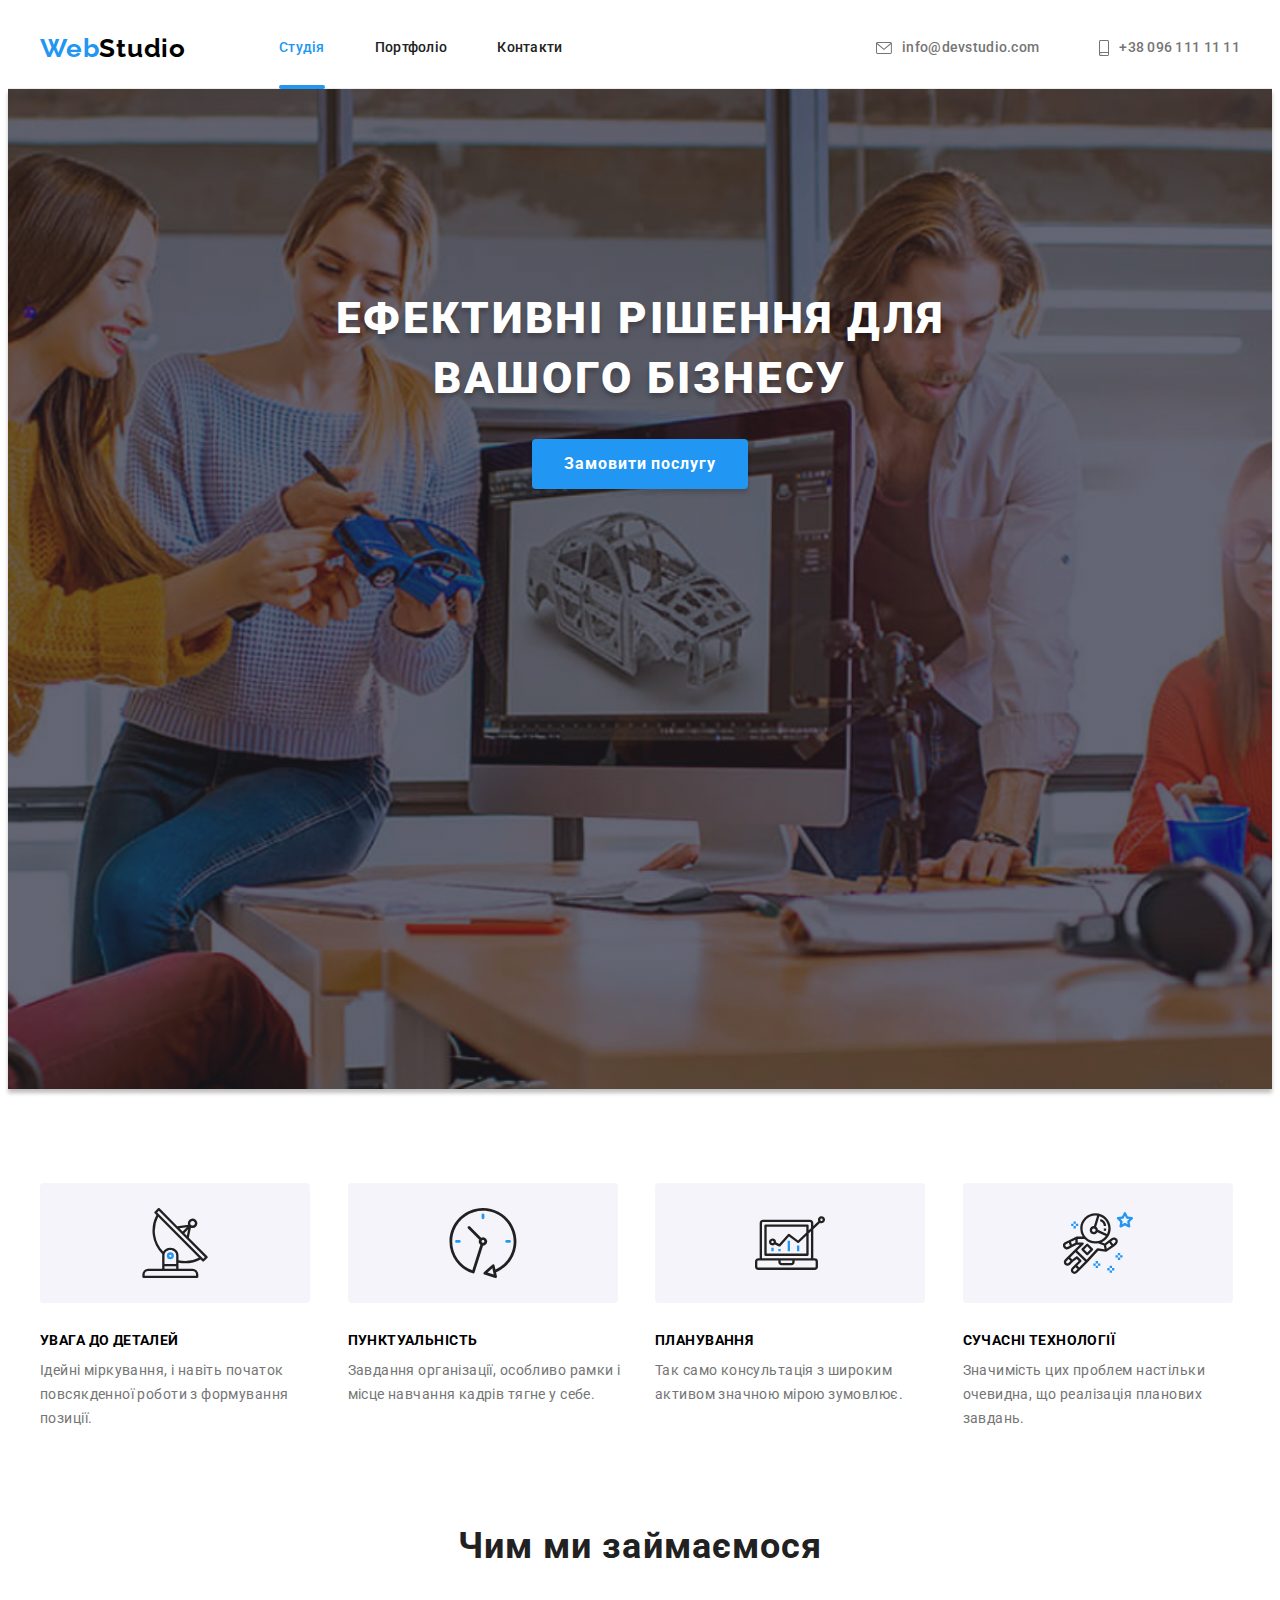
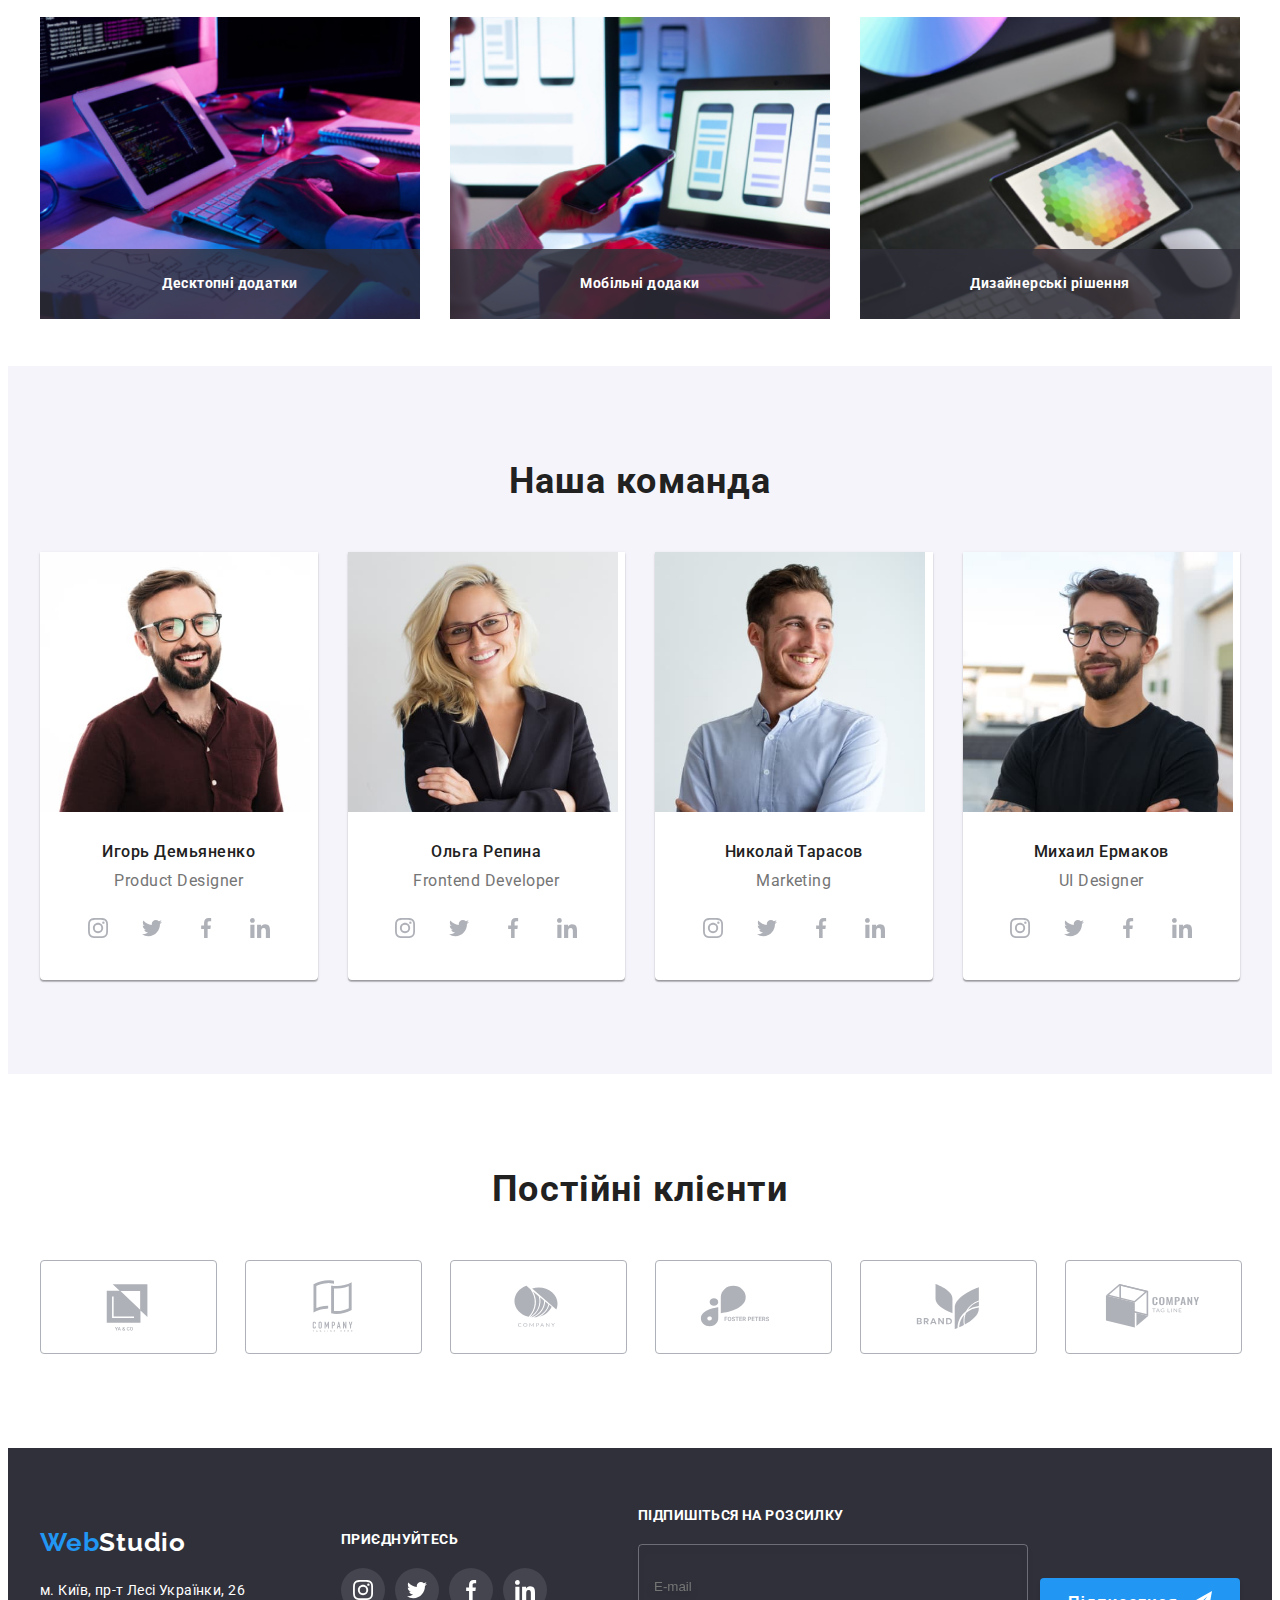
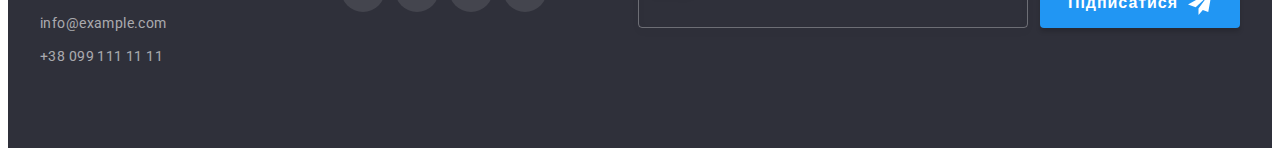
<file: index.html>
<!DOCTYPE html>
<html lang="ru">
  <head>
    <meta charset="UTF-8" />
    <meta http-equiv="X-UA-Compatible" content="IE=edge" />
    <meta name="viewport" content="width=device-width, initial-scale=1.0" />
    <title>Document</title>
    <link rel="preconnect" href="https://fonts.googleapis.com" />
    <link rel="preconnect" href="https://fonts.gstatic.com" crossorigin />
    <link
      href="https://fonts.googleapis.com/css2?family=Raleway:wght@700&family=Roboto:wght@400;500;700;900&display=swap"
      rel="stylesheet"
    />
    <link
      rel="stylesheet"
      href="https://cdnjs.cloudflare.com/ajax/libs/modern-normalize/1.1.0/modern-normalize.min.css"
      integrity="sha512-wpPYUAdjBVSE4KJnH1VR1HeZfpl1ub8YT/NKx4PuQ5NmX2tKuGu6U/JRp5y+Y8XG2tV+wKQpNHVUX03MfMFn9Q=="
      crossorigin="anonymous"
      referrerpolicy="no-referrer"
    />
    <!-- <link rel="stylesheet" href="./css/styles.css" /> -->
    <link rel="stylesheet" href="./css/main.min.css" />
  </head>
  <body class="page">
    <header class="header">
      <div class="container header__cotainer">
        <a class="logo header__logo logo__black link" href="./"
          ><span class="logo-prefix">Web</span>Studio</a
        >
        <button type="button" class="menu-button" data-menu-button>
          <svg class="svg" width="40" height="40" aria-label="Mobile menu switcher">
            <use class="icon-close" href="./images/icons.svg#close-40px"></use>
            <use class="icon-menu" href="./images/icons.svg#menu-40px"></use>
          </svg>
        </button>
        <nav class="nav">
          <ul class="nav__list list">
            <li class="nav__item">
              <a href="./" class="nav__link nav__link--current link">Студія</a>
            </li>
            <li class="nav__item">
              <a href="./portfolio.html" class="nav__link link">Портфоліо</a>
            </li>
            <li class="nav__item">
              <a href="#" class="nav__link link">Контакти</a>
            </li>
          </ul>
        </nav>

        <ul class="header__contacts list">
          <li class="header__contacts-item">
            <a href="mailto:info@devstudio.com" class="header__contacts-link link">
              <svg width="14" height="10" class="header__contacts-icon header__contacts-icon--mail">
                <use href="./images/icons.svg#icon-envelope"></use>
              </svg>
              info@devstudio.com
            </a>
          </li>
          <li class="header__contacts-item">
            <a href="tel:+380961111111" class="header__contacts-link link">
              <svg width="10" height="14" class="header__contacts-icon header__contacts-icon--tel">
                <use href="./images/icons.svg#icon-smartphone"></use>
              </svg>
              +38 096 111 11 11
            </a>
          </li>
        </ul>
      </div>
    </header>
    <main>
      <section class="hero">
        <div class="container">
          <h1 class="hero__title">Ефективні рішення для вашого бізнесу</h1>
          <button type="button" class="hero__btn" data-modal-open>Замовити послугу</button>
        </div>
      </section>
      <section class="asset">
        <div class="container">
          <h2 class="visually-hidden">Наші переваги</h2>
          <ul class="asset__list card-set list">
            <li class="card-set__item">
              <div class="asset__wrapper">
                <svg width="70" height="70">
                  <use href="./images/icons.svg#icon-antenna"></use>
                </svg>
              </div>
              <h3 class="asset__title">Увага до деталей</h3>
              <p class="asset__text">
                Ідейні міркування, і навіть початок повсякденної роботи з формування позиції.
              </p>
            </li>
            <li class="card-set__item">
              <div class="asset__wrapper">
                <svg width="70" height="70">
                  <use href="./images/icons.svg#icon-clock"></use>
                </svg>
              </div>
              <h3 class="asset__title">Пунктуальність</h3>
              <p class="asset__text">
                Завдання організації, особливо рамки і місце навчання кадрів тягне у себе.
              </p>
            </li>
            <li class="card-set__item">
              <div class="asset__wrapper">
                <svg width="70" height="70">
                  <use href="./images/icons.svg#icon-diagram"></use>
                </svg>
              </div>
              <h3 class="asset__title">Планування</h3>
              <p class="asset__text">
                Так само консультація з широким активом значною мірою зумовлює.
              </p>
            </li>
            <li class="card-set__item">
              <div class="asset__wrapper">
                <svg width="70" height="70">
                  <use href="./images/icons.svg#icon-astronaut"></use>
                </svg>
              </div>
              <h3 class="asset__title">Сучасні технології</h3>
              <p class="asset__text">
                Значимість цих проблем настільки очевидна, що реалізація планових завдань.
              </p>
            </li>
          </ul>
        </div>
      </section>
      <section class="whatwedo">
        <div class="container">
          <h2 class="section-title">Чим ми займаємося</h2>
          <ul class="whatwedo__list card-set list">
            <li class="card-set__item what-we-do-item">
              <img
                srcset="
                  ./images/whatwedo/desktop-app.jpg    1x,
                  ./images/whatwedo/desktop-app@2x.jpg 2x
                "
                src="./images/box1.png"
                class="what-we-do-img"
                alt="box1"
                width="370"
                height="294"
              />
              <div class="label"><p class="what-we-do-text">Десктопні додатки</p></div>
            </li>
            <li class="card-set__item what-we-do-item">
              <img
                srcset="./images/whatwedo/mobile-app.jpg 1x, ./images/whatwedo/mobile-app@2x.jpg 2x"
                src="./images/box2.png"
                class="what-we-do-img"
                alt="box2"
                width="370"
                height="294"
              />
              <div class="label"><p class="what-we-do-text">Мобільні додаки</p></div>
            </li>
            <li class="card-set__item what-we-do-item">
              <img
                srcset="./images/whatwedo/design.jpg 1x, ./images/whatwedo/design@2x.jpg 2x"
                src="./images/box3.png"
                class="what-we-do-img"
                alt="box3"
                width="370"
                height="294"
              />
              <div class="label"><p class="what-we-do-text">Дизайнерські рішення</p></div>
            </li>
          </ul>
        </div>
      </section>
      <section class="our-team">
        <div class="container">
          <h2 class="section-title">Наша команда</h2>
          <ul class="our-team-list card-set list">
            <li class="card-set__item our-team-item">
              <img
                class="our-team-photo"
                srcset="./images/ourteam/igor.jpg 450w, ./images/ourteam/igor@2x.jpg 900w"
                src="./images/igor.jpg"
                alt="Игорь Демьяненко"
                width="450"
                height="460"
                sizes="(min-width: 768px) 30vw, (min-width: 480px) 90vw"
              />
              <div class="our-team-wrapper">
                <h3 class="our-team-name">Игорь Демьяненко</h3>
                <p class="our-team-position">Product Designer</p>
                <ul class="our-team-soc list">
                  <li class="our-team-soc-item">
                    <a href="#" class="our-team-soc-link">
                      <svg class="our-team-soc-icon">
                        <use href="./images/icons.svg#icon-insta"></use>
                      </svg>
                    </a>
                  </li>
                  <li class="our-team-soc-item">
                    <a href="#" class="our-team-soc-link">
                      <svg class="our-team-soc-icon">
                        <use href="./images/icons.svg#icon-twttr"></use>
                      </svg>
                    </a>
                  </li>
                  <li class="our-team-soc-item">
                    <a href="#" class="our-team-soc-link">
                      <svg class="our-team-soc-icon">
                        <use href="./images/icons.svg#icon-fb"></use>
                      </svg>
                    </a>
                  </li>
                  <li class="our-team-soc-item">
                    <a href="#" class="our-team-soc-link">
                      <svg class="our-team-soc-icon">
                        <use href="./images/icons.svg#icon-linkedin"></use>
                      </svg>
                    </a>
                  </li>
                </ul>
              </div>
            </li>
            <li class="card-set__item our-team-item">
              <img
                class="our-team-photo"
                srcset="./images/ourteam/olga.jpg 450w, ./images/ourteam/olga@2x.jpg 900w"
                src="./images/olga.jpg"
                alt="Ольга Репина"
                width="450"
                height="460"
                sizes="(min-width: 768px) 30vw, (min-width: 480px) 90vw"
              />
              <div class="our-team-wrapper">
                <h3 class="our-team-name">Ольга Репина</h3>
                <p class="our-team-position">Frontend Developer</p>
                <ul class="our-team-soc list">
                  <li class="our-team-soc-item">
                    <a href="#" class="our-team-soc-link">
                      <svg class="our-team-soc-icon">
                        <use href="./images/icons.svg#icon-insta"></use>
                      </svg>
                    </a>
                  </li>
                  <li class="our-team-soc-item">
                    <a href="#" class="our-team-soc-link">
                      <svg class="our-team-soc-icon">
                        <use href="./images/icons.svg#icon-twttr"></use>
                      </svg>
                    </a>
                  </li>
                  <li class="our-team-soc-item">
                    <a href="#" class="our-team-soc-link">
                      <svg class="our-team-soc-icon">
                        <use href="./images/icons.svg#icon-fb"></use>
                      </svg>
                    </a>
                  </li>
                  <li class="our-team-soc-item">
                    <a href="#" class="our-team-soc-link">
                      <svg class="our-team-soc-icon">
                        <use href="./images/icons.svg#icon-linkedin"></use>
                      </svg>
                    </a>
                  </li>
                </ul>
              </div>
            </li>
            <li class="card-set__item our-team-item">
              <img
                class="our-team-photo"
                srcset="./images/ourteam/nikolay.jpg 450w, ./images/ourteam/nikolay@2x.jpg 900w"
                src="./images/nikolai.jpg"
                alt="Николай Тарасов"
                width="450"
                height="460"
                sizes="(min-width: 768px) 30vw, (min-width: 480px) 90vw"
              />
              <div class="our-team-wrapper">
                <h3 class="our-team-name">Николай Тарасов</h3>
                <p class="our-team-position">Marketing</p>
                <ul class="our-team-soc list">
                  <li class="our-team-soc-item">
                    <a href="#" class="our-team-soc-link">
                      <svg class="our-team-soc-icon">
                        <use href="./images/icons.svg#icon-insta"></use>
                      </svg>
                    </a>
                  </li>
                  <li class="our-team-soc-item">
                    <a href="#" class="our-team-soc-link">
                      <svg class="our-team-soc-icon">
                        <use href="./images/icons.svg#icon-twttr"></use>
                      </svg>
                    </a>
                  </li>
                  <li class="our-team-soc-item">
                    <a href="#" class="our-team-soc-link">
                      <svg class="our-team-soc-icon">
                        <use href="./images/icons.svg#icon-fb"></use>
                      </svg>
                    </a>
                  </li>
                  <li class="our-team-soc-item">
                    <a href="#" class="our-team-soc-link">
                      <svg class="our-team-soc-icon">
                        <use href="./images/icons.svg#icon-linkedin"></use>
                      </svg>
                    </a>
                  </li>
                </ul>
              </div>
            </li>
            <li class="card-set__item our-team-item">
              <img
                class="our-team-photo"
                srcset="./images/ourteam/miha.jpg 450w, ./images/ourteam/miha@2x.jpg 900w"
                src="./images/mikhail.jpg"
                alt="Михаил Ермаков"
                width="450"
                height="460"
                sizes="(min-width: 768px) 30vw, (min-width: 480px) 90vw"
              />
              <div class="our-team-wrapper">
                <h3 class="our-team-name">Михаил Ермаков</h3>
                <p class="our-team-position">UI Designer</p>
                <ul class="our-team-soc list">
                  <li class="our-team-soc-item">
                    <a href="#" class="our-team-soc-link">
                      <svg class="our-team-soc-icon">
                        <use href="./images/icons.svg#icon-insta"></use>
                      </svg>
                    </a>
                  </li>
                  <li class="our-team-soc-item">
                    <a href="#" class="our-team-soc-link">
                      <svg class="our-team-soc-icon">
                        <use href="./images/icons.svg#icon-twttr"></use>
                      </svg>
                    </a>
                  </li>
                  <li class="our-team-soc-item">
                    <a href="#" class="our-team-soc-link">
                      <svg class="our-team-soc-icon">
                        <use href="./images/icons.svg#icon-fb"></use>
                      </svg>
                    </a>
                  </li>
                  <li class="our-team-soc-item">
                    <a href="#" class="our-team-soc-link">
                      <svg class="our-team-soc-icon">
                        <use href="./images/icons.svg#icon-linkedin"></use>
                      </svg>
                    </a>
                  </li>
                </ul>
              </div>
            </li>
          </ul>
        </div>
      </section>
      <section class="perm-clients">
        <div class="container">
          <h2 class="section-title">Постійні клієнти</h2>
          <ul class="perm-clients-list card-set list">
            <li class="perm-client-item card-set__item">
              <a href="#" class="perm-clients-link">
                <svg width="106" height="60">
                  <use href="./images/icons.svg#icon-client-1" class="perm-clients-icon"></use>
                </svg>
              </a>
            </li>
            <li class="perm-client-item card-set__item">
              <a href="#" class="perm-clients-link">
                <svg width="106" height="60">
                  <use href="./images/icons.svg#icon-client-2" class="perm-clients-icon"></use>
                </svg>
              </a>
            </li>
            <li class="perm-client-item card-set__item">
              <a href="#" class="perm-clients-link">
                <svg width="106" height="60">
                  <use href="./images/icons.svg#icon-client-3" class="perm-clients-icon"></use>
                </svg>
              </a>
            </li>
            <li class="perm-client-item card-set__item">
              <a href="#" class="perm-clients-link">
                <svg width="106" height="60">
                  <use href="./images/icons.svg#icon-client-4" class="perm-clients-icon"></use>
                </svg>
              </a>
            </li>
            <li class="perm-client-item card-set__item">
              <a href="#" class="perm-clients-link">
                <svg width="106" height="60">
                  <use href="./images/icons.svg#icon-client-5" class="perm-clients-icon"></use>
                </svg>
              </a>
            </li>
            <li class="perm-client-item card-set__item">
              <a href="#" class="perm-clients-link">
                <svg width="106" height="60">
                  <use href="./images/icons.svg#icon-client-6" class="perm-clients-icon"></use>
                </svg>
              </a>
            </li>
          </ul>
        </div>
      </section>
    </main>
    <footer>
      <div class="container">
        <div class="footer">
          <div class="footer-main">
            <div class="footer-left">
              <a href="./" class="logo logo__white link"
                ><span class="logo-prefix">Web</span>Studio</a
              >
              <address class="footer-addr">
                <ul class="footer-contacts list">
                  <li class="footer-contacts-item adress">м. Київ, пр-т Лесі Українки, 26</li>
                  <li class="footer-contacts-item">
                    <a href="mailto:info@example.com" class="footer-contacts link"
                      >info@example.com</a
                    >
                  </li>
                  <li class="footer-contacts-item">
                    <a href="tel:+380991111111" class="footer-contacts link">+38 099 111 11 11</a>
                  </li>
                </ul>
              </address>
            </div>
            <div class="footer-socials">
              <h2 class="footer-socials-header">приєднуйтесь</h2>
              <ul class="footer-soc-set card-set list">
                <li class="card-set__item">
                  <a href="#" class="footer-soc-link">
                    <svg class="footer-soc-icon">
                      <use href="./images/icons.svg#icon-insta"></use>
                    </svg>
                  </a>
                </li>
                <li class="card-set__item">
                  <a href="#" class="footer-soc-link">
                    <svg class="footer-soc-icon">
                      <use href="./images/icons.svg#icon-twttr"></use>
                    </svg>
                  </a>
                </li>
                <li class="card-set__item">
                  <a href="#" class="footer-soc-link">
                    <svg class="footer-soc-icon">
                      <use href="./images/icons.svg#icon-fb"></use>
                    </svg>
                  </a>
                </li>
                <li class="card-set__item">
                  <a href="#" class="footer-soc-link">
                    <svg class="footer-soc-icon">
                      <use href="./images/icons.svg#icon-linkedin"></use>
                    </svg>
                  </a>
                </li>
              </ul>
            </div>
          </div>
          <div class="footer-email-input">
            <h2 class="footer-socials-header">Підпишіться на розсилку</h2>
            <form class="footer-form" action="footer-form">
              <input
                class="footer-email-input-field"
                type="email"
                name="email"
                placeholder="E-mail"
              />
              <div class="footer-form-btn">
                <button type="submit" class="footer-sign-btn">
                  Підписатися
                  <svg width="24" height="24" class="footer-btn-icon-send">
                    <use href="./images/icons.svg#icon-send"></use>
                  </svg>
                </button>
              </div>
            </form>
          </div>
        </div>
      </div>
    </footer>
    <!-- modal window -->
    <div class="backdrop is-hidden" data-modal>
      <div class="modal">
        <button class="modal-btn" type="button" data-modal-close>
          <svg class="modal-icon" width="18" height="18">
            <use href="./images/icons.svg#icon-close"></use>
          </svg>
        </button>
        <strong class="modal-header">Залиште свої дані, ми вам передзвонимо</strong>
        <form class="form">
          <div class="form-main">
            <div class="form-field">
              <label class="form-label" for="username">Ім'я</label>
              <input class="form-input" type="text" name="username" id="username" />
              <svg class="modal-icon-field" width="18" height="18">
                <use href="./images/icons.svg#icon-person"></use>
              </svg>
            </div>
            <div class="form-field">
              <label class="form-label" for="phone">Телефон</label>
              <input class="form-input" type="tel" name="phone" id="phone" />
              <svg class="modal-icon-field" width="18" height="18">
                <use href="./images/icons.svg#icon-phone"></use>
              </svg>
            </div>
            <div class="form-field">
              <label class="form-label" for="email">Пошта</label>
              <input class="form-input" type="email" name="email" id="email" />
              <svg class="modal-icon-field" width="18" height="18">
                <use href="./images/icons.svg#icon-email"></use>
              </svg>
            </div>
            <div class="form-field">
              <label class="form-label" for="comment">Коментар</label>
              <textarea
                class="textarea-comment"
                name="comment"
                id="comment"
                placeholder="Введіть текст"
              >
              </textarea>
            </div>
          </div>
          <div class="form-checkbox">
            <label class="checkbox-txt">
              <input class="checkbox" type="checkbox" name="polisy" id="polisy" />
              <span class="checkbox-icon"></span>
              Погоджуюся з розсилкою та приймаю <a href="#">Умови договору</a>
            </label>
          </div>
          <div class="form-submit">
            <button type="submit" class="form-btn">Відправити</button>
          </div>
        </form>
      </div>
    </div>
    <!-- mobil menu -->
    <div class="mobile-menu" data-menu>
      <ul class="mobile-menu__nav list">
        <li class="mobile-menu__nav-item">
          <a class="mobile-menu__nav-link mobile-menu__nav-link--current link" href="./">Студія</a>
        </li>
        <li class="mobile-menu__nav-item">
          <a class="mobile-menu__nav-link link" href="./portfolio.html">Портфоліо</a>
        </li>
        <li class="mobile-menu__nav-item">
          <a class="mobile-menu__nav-link link" href="#">Контакти</a>
        </li>
      </ul>
      <ul class="mobile-menu__contacts list">
        <li class="mobile-menu__contacts-item">
          <a
            class="mobile-menu__contacts-link mobile-menu__contacts-link--current link"
            href="tel:+380961111111"
            >+38 096 111 11 11</a
          >
        </li>
        <li class="mobile-menu__contacts-item">
          <a class="mobile-menu__contacts-link link" href="mailto:info@devstudio.com"
            >info@devstudio.com</a
          >
        </li>
      </ul>
      <ul class="mobile-menu__socials list">
        <li class="mobile-menu__socials-item">
          <a class="mobile-menu__socials-link link" href="">Instagram</a>
        </li>
        <li class="mobile-menu__socials-item">
          <a class="mobile-menu__socials-link link" href="">Twitter</a>
        </li>
        <li class="mobile-menu__socials-item">
          <a class="mobile-menu__socials-link link" href="">Facebook</a>
        </li>
        <li class="mobile-menu__socials-item">
          <a class="mobile-menu__socials-link link" href="">LinkedIn</a>
        </li>
      </ul>
    </div>
    <script src="./js/mobile-menu.js"></script>
    <script src="./js/modal.js"></script>
  </body>
</html>
</file>
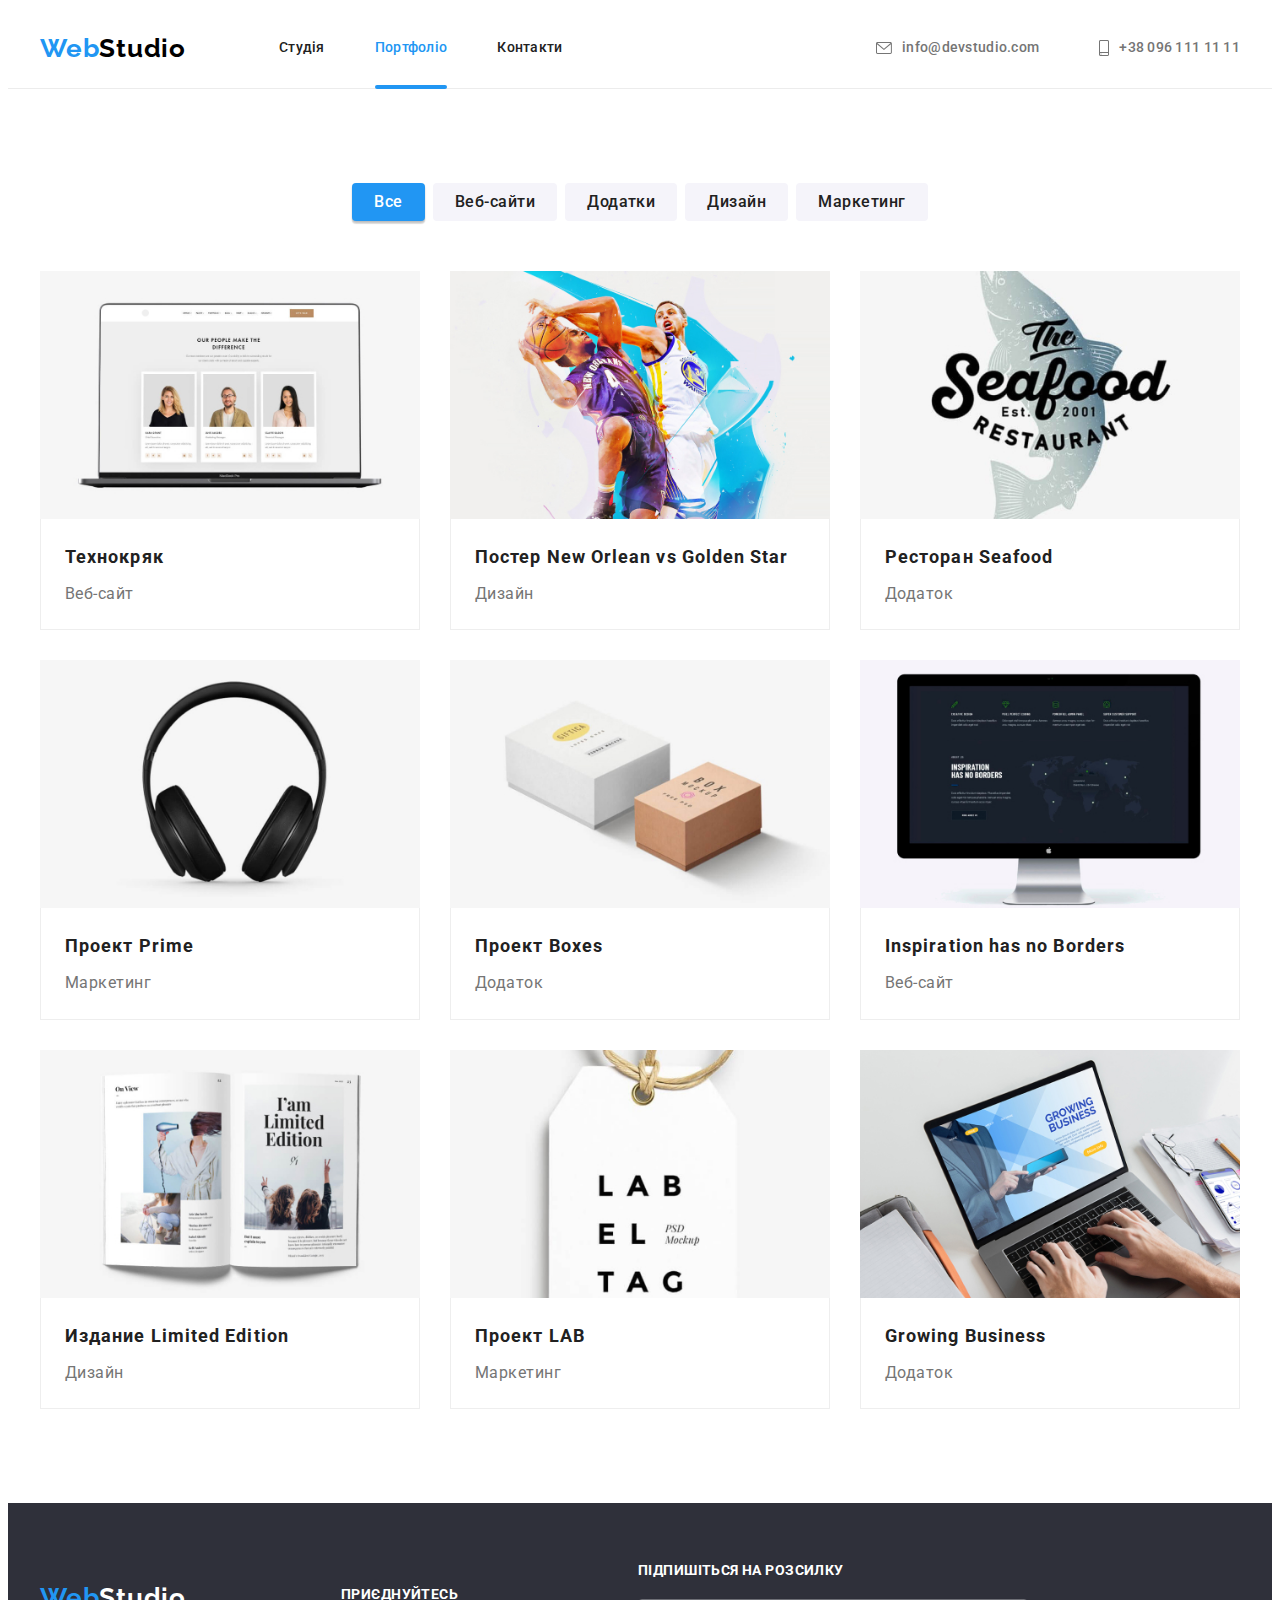
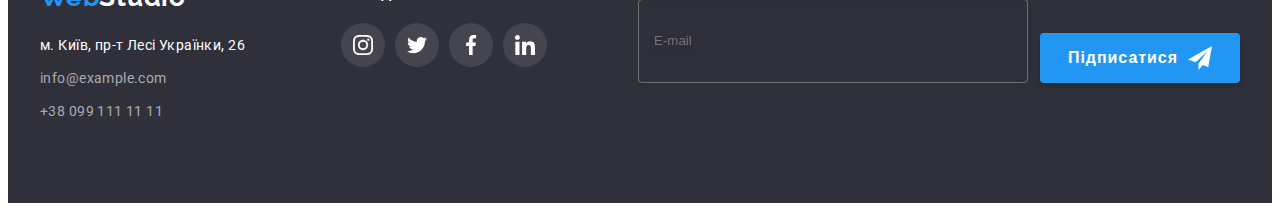
<file: portfolio.html>
<!DOCTYPE html>
<html lang="ru">
  <head>
    <meta charset="UTF-8" />
    <meta http-equiv="X-UA-Compatible" content="IE=edge" />
    <meta name="viewport" content="width=device-width, initial-scale=1.0" />
    <title>Портфолио</title>
    <link rel="preconnect" href="https://fonts.googleapis.com" />
    <link rel="preconnect" href="https://fonts.gstatic.com" crossorigin />
    <link
      href="https://fonts.googleapis.com/css2?family=Raleway:wght@700&family=Roboto:wght@400;500;700;900&display=swap"
      rel="stylesheet"
    />
    <link
      rel="stylesheet"
      href="https://cdnjs.cloudflare.com/ajax/libs/modern-normalize/1.1.0/modern-normalize.min.css"
      integrity="sha512-wpPYUAdjBVSE4KJnH1VR1HeZfpl1ub8YT/NKx4PuQ5NmX2tKuGu6U/JRp5y+Y8XG2tV+wKQpNHVUX03MfMFn9Q=="
      crossorigin="anonymous"
      referrerpolicy="no-referrer"
    />
    <!-- <link rel="stylesheet" href="./css/styles.css" /> -->
    <link rel="stylesheet" href="./css/main.min.css" />
  </head>
  <body class="page">
    <header class="header">
      <div class="container header__cotainer">
        <a class="logo header__logo logo__black link" href="./"
          ><span class="logo-prefix">Web</span>Studio</a
        >
        <button type="button" class="menu-button" data-menu-button>
          <svg class="svg" width="40" height="40" aria-label="Mobile menu switcher">
            <use class="icon-close" href="./images/icons.svg#close-40px"></use>
            <use class="icon-menu" href="./images/icons.svg#menu-40px"></use>
          </svg>
        </button>
        <nav class="nav">
          <ul class="nav__list list">
            <li class="nav__item">
              <a href="./" class="nav__link link">Студія</a>
            </li>
            <li class="nav__item">
              <a href="./portfolio.html" class="nav__link nav__link--current link">Портфоліо</a>
            </li>
            <li class="nav__item">
              <a href="" class="nav__link link">Контакти</a>
            </li>
          </ul>
        </nav>

        <ul class="header__contacts list">
          <li class="header__contacts-item">
            <a href="mailto:info@devstudio.com" class="header__contacts-link link">
              <svg width="16" height="12" class="header__contacts-icon">
                <use href="./images/icons.svg#icon-envelope"></use>
              </svg>
              info@devstudio.com
            </a>
          </li>
          <li class="header__contacts-item">
            <a href="tel:+380961111111" class="header__contacts-link link">
              <svg width="10" height="16" class="header__contacts-icon">
                <use href="./images/icons.svg#icon-smartphone"></use>
              </svg>
              +38 096 111 11 11
            </a>
          </li>
        </ul>
      </div>
    </header>
    <main>
      <section class="section portfolio">
        <div class="container">
          <h1 class="visually-hidden">Портфолио</h1>
          <ul class="portfolio-filter-button list">
            <li class="filter-item">
              <button type="button" class="filter-button current">Все</button>
            </li>
            <li class="filter-item">
              <button type="button" class="filter-button">Веб-сайти</button>
            </li>
            <li class="filter-item">
              <button type="button" class="filter-button">Додатки</button>
            </li>
            <li class="filter-item">
              <button type="button" class="filter-button">Дизайн</button>
            </li>
            <li class="filter-item">
              <button type="button" class="filter-button">Маркетинг</button>
            </li>
          </ul>
          <ul class="portfolio-list card-set list">
            <li class="portfolio-item card-set__item">
              <a class="portfolio-item-link link" href="#">
                <div class="portfolio-item-link-group">
                  <img
                    srcset="
                      ./images/portfolio/tehnokryak.jpg    1x,
                      ./images/portfolio/tehnokryak@2x.jpg 2x
                    "
                    src="./images/tehnokryak.jpg"
                    alt="Сайт технокряк"
                    width="450"
                    height="294"
                  />
                  <p class="portfolio-item-link-overlay">
                    Ресурс пропонує комплексні пропозиції з різним рівнем функціоналу та сервісів.
                    Все це дозволить відвідувачу отримати вичерпні відомості про компанію чи
                    приватну особу.
                  </p>
                </div>
                <div class="portfolio-wrapper">
                  <h2 class="portfolio-item-title">Технокряк</h2>
                  <p class="portfolio-item-group">Веб-сайт</p>
                </div>
              </a>
            </li>
            <li class="portfolio-item card-set__item">
              <a class="portfolio-item-link link" href="#">
                <div class="portfolio-item-link-group">
                  <img
                    srcset="
                      ./images/portfolio/poster-new-orlean.jpg    1x,
                      ./images/portfolio/poster-new-orlean@2x.jpg 2x
                    "
                    src="./images/poster-new-orlean.jpg"
                    alt="Постер New Orlean"
                    width="450"
                    height="294"
                  />
                  <p class="portfolio-item-link-overlay">
                    Ресурс пропонує комплексні пропозиції з різним рівнем функціоналу та сервісів.
                    Все це дозволить відвідувачу отримати вичерпні відомості про компанію чи
                    приватну особу.
                  </p>
                </div>
                <div class="portfolio-wrapper">
                  <h2 class="portfolio-item-title">Постер New Orlean vs Golden Star</h2>
                  <p class="portfolio-item-group">Дизайн</p>
                </div>
              </a>
            </li>
            <li class="portfolio-item card-set__item">
              <a class="portfolio-item-link link" href="#">
                <div class="portfolio-item-link-group">
                  <img
                    srcset="
                      ./images/portfolio/restraunt-seafood.jpg    1x,
                      ./images/portfolio/restraunt-seafood@2x.jpg 2x
                    "
                    src="./images/restraunt-seafood.jpg"
                    alt="Ресторан Seafood"
                    width="450"
                    height="294"
                  />
                  <p class="portfolio-item-link-overlay">
                    Ресурс пропонує комплексні пропозиції з різним рівнем функціоналу та сервісів.
                    Все це дозволить відвідувачу отримати вичерпні відомості про компанію чи
                    приватну особу.
                  </p>
                </div>
                <div class="portfolio-wrapper">
                  <h2 class="portfolio-item-title">Ресторан Seafood</h2>
                  <p class="portfolio-item-group">Додаток</p>
                </div>
              </a>
            </li>
            <li class="portfolio-item card-set__item">
              <a class="portfolio-item-link link" href="#">
                <div class="portfolio-item-link-group">
                  <img
                    srcset="
                      ./images/portfolio/project-prime.jpg    1x,
                      ./images/portfolio/project-prime@2x.jpg 2x
                    "
                    src="./images/project-prime.jpg"
                    alt="Проект Prime"
                    width="450"
                    height="294"
                  />
                  <p class="portfolio-item-link-overlay">
                    Ресурс пропонує комплексні пропозиції з різним рівнем функціоналу та сервісів.
                    Все це дозволить відвідувачу отримати вичерпні відомості про компанію чи
                    приватну особу.
                  </p>
                </div>
                <div class="portfolio-wrapper">
                  <h2 class="portfolio-item-title">Проект Prime</h2>
                  <p class="portfolio-item-group">Маркетинг</p>
                </div>
              </a>
            </li>
            <li class="portfolio-item card-set__item">
              <a class="portfolio-item-link link" href="#">
                <div class="portfolio-item-link-group">
                  <img
                    srcset="
                      ./images/portfolio/project-boxes.jpg    1x,
                      ./images/portfolio/project-boxes@2x.jpg 2x
                    "
                    src="./images/project-boxes.jpg"
                    alt="Проект Boxes"
                    width="450"
                    height="294"
                  />
                  <p class="portfolio-item-link-overlay">
                    Ресурс пропонує комплексні пропозиції з різним рівнем функціоналу та сервісів.
                    Все це дозволить відвідувачу отримати вичерпні відомості про компанію чи
                    приватну особу.
                  </p>
                </div>
                <div class="portfolio-wrapper">
                  <h2 class="portfolio-item-title">Проект Boxes</h2>
                  <p class="portfolio-item-group">Додаток</p>
                </div>
              </a>
            </li>
            <li class="portfolio-item card-set__item">
              <a class="portfolio-item-link link" href="#">
                <div class="portfolio-item-link-group">
                  <img
                    srcset="
                      ./images/portfolio/inspiration-has-borders.jpg    1x,
                      ./images/portfolio/inspiration-has-borders@2x.jpg 2x
                    "
                    src="./images/inspiration-has-borders.jpg"
                    alt="Inspiration has no Borders"
                    width="450"
                    height="294"
                  />
                  <p class="portfolio-item-link-overlay">
                    Ресурс пропонує комплексні пропозиції з різним рівнем функціоналу та сервісів.
                    Все це дозволить відвідувачу отримати вичерпні відомості про компанію чи
                    приватну особу.
                  </p>
                </div>
                <div class="portfolio-wrapper">
                  <h2 class="portfolio-item-title">Inspiration has no Borders</h2>
                  <p class="portfolio-item-group">Веб-сайт</p>
                </div>
              </a>
            </li>
            <li class="portfolio-item card-set__item">
              <a class="portfolio-item-link link" href="#">
                <div class="portfolio-item-link-group">
                  <img
                    srcset="
                      ./images/portfolio/limited-edition.jpg    1x,
                      ./images/portfolio/limited-edition@2x.jpg 2x
                    "
                    src="./images/limited-edition.jpg"
                    alt="Издание Limited Edition"
                    width="450"
                    height="294"
                  />
                  <p class="portfolio-item-link-overlay">
                    Ресурс пропонує комплексні пропозиції з різним рівнем функціоналу та сервісів.
                    Все це дозволить відвідувачу отримати вичерпні відомості про компанію чи
                    приватну особу.
                  </p>
                </div>
                <div class="portfolio-wrapper">
                  <h2 class="portfolio-item-title">Издание Limited Edition</h2>
                  <p class="portfolio-item-group">Дизайн</p>
                </div>
              </a>
            </li>
            <li class="portfolio-item card-set__item">
              <a class="portfolio-item-link link" href="#">
                <div class="portfolio-item-link-group">
                  <img
                    srcset="
                      ./images/portfolio/project-lab.jpg    1x,
                      ./images/portfolio/project-lab@2x.jpg 2x
                    "
                    src="./images/project-lab.jpg"
                    alt="Проект LAB"
                    width="450"
                    height="294"
                  />
                  <p class="portfolio-item-link-overlay">
                    Ресурс пропонує комплексні пропозиції з різним рівнем функціоналу та сервісів.
                    Все це дозволить відвідувачу отримати вичерпні відомості про компанію чи
                    приватну особу.
                  </p>
                </div>
                <div class="portfolio-wrapper">
                  <h2 class="portfolio-item-title">Проект LAB</h2>
                  <p class="portfolio-item-group">Маркетинг</p>
                </div>
              </a>
            </li>
            <li class="portfolio-item card-set__item">
              <a class="portfolio-item-link link" href="#">
                <div class="portfolio-item-link-group">
                  <img
                    srcset="
                      ./images/portfolio/growing-business.jpg    1x,
                      ./images/portfolio/growing-business@2x.jpg 2x
                    "
                    src="./images/growing-business.jpg"
                    alt="Growing Business"
                    width="450"
                  />
                  <p class="portfolio-item-link-overlay">
                    Ресурс пропонує комплексні пропозиції з різним рівнем функціоналу та сервісів.
                    Все це дозволить відвідувачу отримати вичерпні відомості про компанію чи
                    приватну особу.
                  </p>
                </div>
                <div class="portfolio-wrapper">
                  <h2 class="portfolio-item-title">Growing Business</h2>
                  <p class="portfolio-item-group">Додаток</p>
                </div>
              </a>
            </li>
          </ul>
        </div>
      </section>
    </main>
    <footer>
      <div class="container">
        <div class="footer">
          <div class="footer-main">
            <div class="footer-left">
              <a href="./" class="logo logo__white link"
                ><span class="logo-prefix">Web</span>Studio</a
              >
              <address class="footer-addr">
                <ul class="footer-contacts list">
                  <li class="footer-contacts-item adress">м. Київ, пр-т Лесі Українки, 26</li>
                  <li class="footer-contacts-item">
                    <a href="mailto:info@example.com" class="footer-contacts link"
                      >info@example.com</a
                    >
                  </li>
                  <li class="footer-contacts-item">
                    <a href="tel:+380991111111" class="footer-contacts link">+38 099 111 11 11</a>
                  </li>
                </ul>
              </address>
            </div>
            <div class="footer-socials">
              <h2 class="footer-socials-header">приєднуйтесь</h2>
              <ul class="footer-soc-set card-set list">
                <li class="card-set__item">
                  <a href="#" class="footer-soc-link">
                    <svg class="footer-soc-icon">
                      <use href="./images/icons.svg#icon-insta"></use>
                    </svg>
                  </a>
                </li>
                <li class="card-set__item">
                  <a href="#" class="footer-soc-link">
                    <svg class="footer-soc-icon">
                      <use href="./images/icons.svg#icon-twttr"></use>
                    </svg>
                  </a>
                </li>
                <li class="card-set__item">
                  <a href="#" class="footer-soc-link">
                    <svg class="footer-soc-icon">
                      <use href="./images/icons.svg#icon-fb"></use>
                    </svg>
                  </a>
                </li>
                <li class="card-set__item">
                  <a href="#" class="footer-soc-link">
                    <svg class="footer-soc-icon">
                      <use href="./images/icons.svg#icon-linkedin"></use>
                    </svg>
                  </a>
                </li>
              </ul>
            </div>
          </div>
          <div class="footer-email-input">
            <h2 class="footer-socials-header">Підпишіться на розсилку</h2>
            <form class="footer-form" action="footer-form">
              <input
                class="footer-email-input-field"
                type="email"
                name="email"
                placeholder="E-mail"
              />
              <div class="footer-form-btn">
                <button type="submit" class="footer-sign-btn">
                  Підписатися
                  <svg width="24" height="24" class="footer-btn-icon-send">
                    <use href="./images/icons.svg#icon-send"></use>
                  </svg>
                </button>
              </div>
            </form>
          </div>
        </div>
      </div>
    </footer>
    <!-- mobil menu -->
    <div class="mobile-menu" data-menu>
      <ul class="mobile-menu__nav list">
        <li class="mobile-menu__nav-item">
          <a class="mobile-menu__nav-link link" href="./">Студія</a>
        </li>
        <li class="mobile-menu__nav-item">
          <a
            class="mobile-menu__nav-link mobile-menu__contacts-link--current link"
            href="./portfolio.html"
            >Портфоліо</a
          >
        </li>
        <li class="mobile-menu__nav-item">
          <a class="mobile-menu__nav-link link" href="#">Контакти</a>
        </li>
      </ul>
      <ul class="mobile-menu__contacts list">
        <li class="mobile-menu__contacts-item">
          <a
            class="mobile-menu__contacts-link mobile-menu__contacts-link--current link"
            href="tel:+380961111111"
            >+38 096 111 11 11</a
          >
        </li>
        <li class="mobile-menu__contacts-item">
          <a class="mobile-menu__contacts-link link" href="mailto:info@devstudio.com"
            >info@devstudio.com</a
          >
        </li>
      </ul>
      <ul class="mobile-menu__socials list">
        <li class="mobile-menu__socials-item">
          <a class="mobile-menu__socials-link link" href="">Instagram</a>
        </li>
        <li class="mobile-menu__socials-item">
          <a class="mobile-menu__socials-link link" href="">Twitter</a>
        </li>
        <li class="mobile-menu__socials-item">
          <a class="mobile-menu__socials-link link" href="">Facebook</a>
        </li>
        <li class="mobile-menu__socials-item">
          <a class="mobile-menu__socials-link link" href="">LinkedIn</a>
        </li>
      </ul>
    </div>
    <script src="./js/mobile-menu.js"></script>
  </body>
</html>
</file>
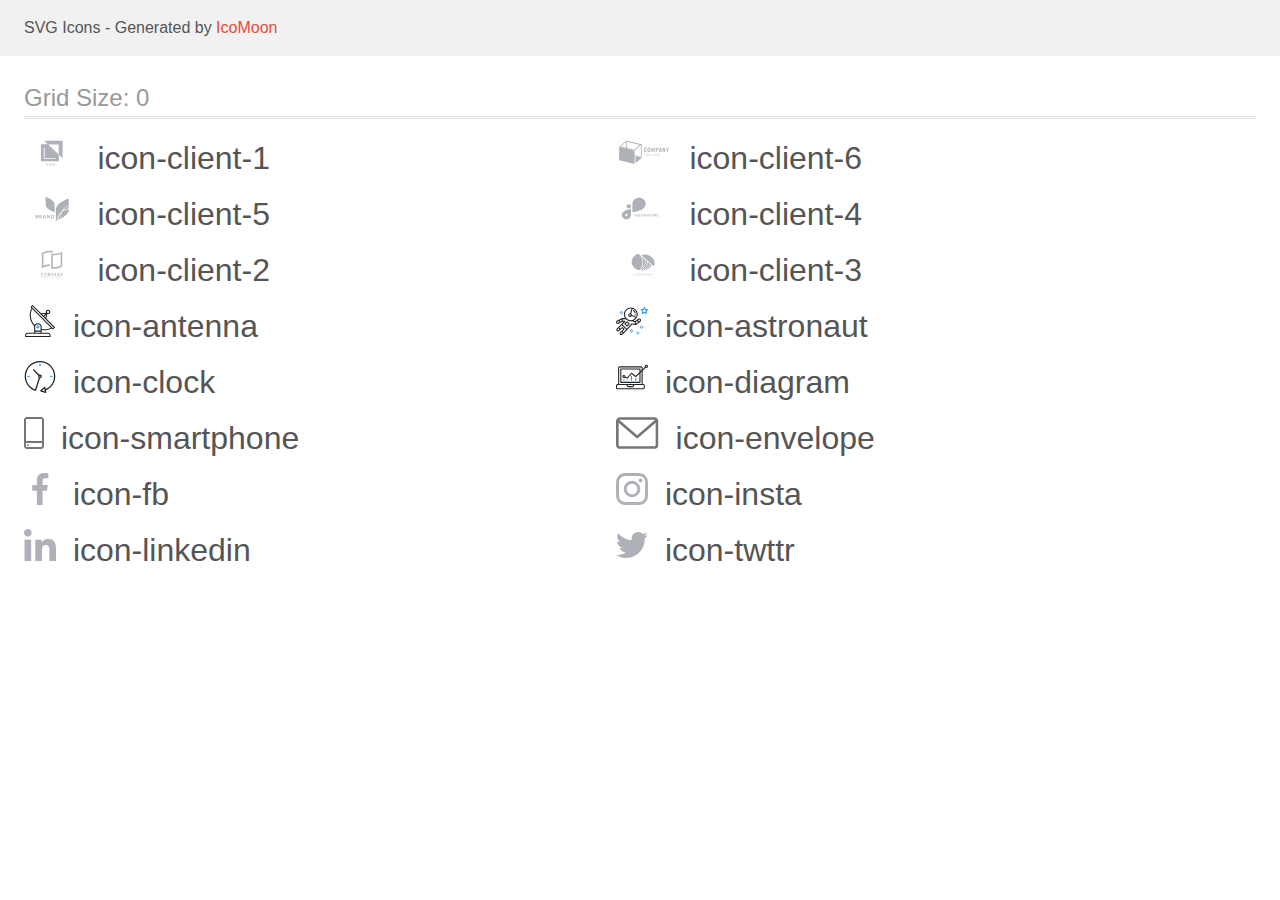
<file: images/svg/svgs/demo.html>
<!doctype html>
<html>
<head>
    <title>IcoMoon - SVG Icons</title>
    <meta charset="utf-8">
    <meta name="viewport" content="width=device-width, initial-scale=1">
    <link rel="stylesheet" href="demo-files/demo.css">
    <link rel="stylesheet" href="style.css">
</head>
<body>
<svg aria-hidden="true" style="position: absolute; width: 0; height: 0; overflow: hidden;" version="1.1" xmlns="http://www.w3.org/2000/svg" xmlns:xlink="http://www.w3.org/1999/xlink">
<defs>
<symbol id="icon-client-1" viewBox="0 0 57 32">
<path fill="#afb1b8" style="fill: var(--color1, #afb1b8)" d="M20.267 3.733l3.738 3.538-6.938-0.004v17.166h18.133v-6.564l3.733 3.534v-17.671h-18.667zM35.036 17.455l-10.597-10.032h10.597v10.032zM31.746 21.923h-11.81v-11.545h0.835v10.764h10.975v0.782zM22.725 26.72l-0.436 0.898-0.436-0.898h-0.366l0.637 1.198v0.698h0.331v-0.698l0.635-1.198h-0.365zM23.273 28.615l0.154-0.441h0.734l0.155 0.441h0.344l-0.717-1.896h-0.296l-0.716 1.896h0.342zM23.794 27.122l0.275 0.786h-0.549l0.275-0.786zM25.531 27.863c-0.048 0.073-0.072 0.153-0.072 0.241 0 0.16 0.056 0.29 0.168 0.389s0.263 0.148 0.451 0.148 0.349-0.051 0.484-0.152l0.107 0.126h0.367l-0.279-0.329c0.109-0.149 0.164-0.341 0.164-0.574h-0.275c0 0.128-0.026 0.243-0.079 0.348l-0.366-0.432 0.129-0.094c0.091-0.066 0.157-0.132 0.197-0.198s0.060-0.14 0.060-0.219c0-0.12-0.044-0.22-0.133-0.301s-0.201-0.122-0.339-0.122c-0.153 0-0.274 0.043-0.365 0.13s-0.135 0.203-0.135 0.352c0 0.061 0.014 0.124 0.043 0.189s0.081 0.144 0.155 0.237c-0.141 0.101-0.235 0.188-0.283 0.262zM26.386 28.282c-0.093 0.071-0.193 0.107-0.299 0.107-0.095 0-0.17-0.027-0.227-0.082s-0.085-0.126-0.085-0.214c0-0.102 0.052-0.192 0.156-0.271l0.040-0.029 0.414 0.488zM26.046 27.442c-0.089-0.11-0.134-0.202-0.134-0.275 0-0.063 0.018-0.116 0.055-0.158s0.085-0.063 0.147-0.063c0.057 0 0.105 0.018 0.142 0.053s0.056 0.077 0.056 0.126c0 0.075-0.027 0.136-0.081 0.184l-0.040 0.033-0.145 0.099zM29.132 28.472c0.13-0.114 0.205-0.272 0.224-0.474h-0.328c-0.017 0.135-0.059 0.232-0.124 0.29s-0.162 0.087-0.292 0.087c-0.142 0-0.249-0.054-0.323-0.161s-0.109-0.264-0.109-0.469v-0.168c0.002-0.202 0.041-0.355 0.117-0.46s0.188-0.158 0.331-0.158c0.123 0 0.217 0.030 0.28 0.091s0.104 0.158 0.12 0.294h0.328c-0.021-0.207-0.095-0.368-0.223-0.482s-0.296-0.171-0.505-0.171c-0.155 0-0.293 0.037-0.411 0.111s-0.209 0.179-0.272 0.315c-0.063 0.136-0.095 0.294-0.095 0.473v0.177c0.003 0.174 0.035 0.328 0.098 0.46s0.151 0.234 0.266 0.306c0.115 0.071 0.249 0.107 0.4 0.107 0.216 0 0.389-0.056 0.52-0.169zM31.068 28.206c0.064-0.141 0.096-0.304 0.096-0.49v-0.105c-0.001-0.185-0.034-0.347-0.099-0.486s-0.158-0.247-0.277-0.32c-0.119-0.075-0.256-0.112-0.41-0.112s-0.292 0.038-0.411 0.113c-0.119 0.075-0.211 0.183-0.277 0.324s-0.098 0.305-0.098 0.49v0.107c0.001 0.181 0.034 0.342 0.099 0.48s0.159 0.246 0.279 0.322c0.121 0.075 0.258 0.112 0.411 0.112 0.155 0 0.293-0.037 0.411-0.112s0.212-0.183 0.276-0.323zM30.716 27.135c0.080 0.112 0.12 0.273 0.12 0.483v0.099c0 0.214-0.040 0.376-0.119 0.487s-0.19 0.167-0.336 0.167c-0.144 0-0.257-0.057-0.339-0.171s-0.121-0.275-0.121-0.483v-0.109c0.002-0.204 0.043-0.362 0.122-0.473s0.192-0.168 0.335-0.168c0.146 0 0.258 0.056 0.337 0.168z"></path>
</symbol>
<symbol id="icon-client-6" viewBox="0 0 57 32">
<path fill="#afb1b8" style="fill: var(--color1, #afb1b8)" d="M28.493 14.618c-0.236-0.315-0.349-0.686-0.323-1.061v-1.538c0-0.471 0.107-0.83 0.321-1.075s0.581-0.367 1.102-0.366c0.489 0 0.836 0.104 1.042 0.313 0.224 0.266 0.333 0.592 0.308 0.92v0.361h-0.875v-0.366c0.003-0.12-0.005-0.24-0.025-0.358-0.013-0.081-0.057-0.156-0.125-0.213-0.090-0.061-0.203-0.091-0.317-0.083-0.12-0.008-0.239 0.024-0.333 0.088-0.076 0.063-0.127 0.145-0.145 0.235-0.025 0.126-0.037 0.253-0.034 0.38v1.866c-0.014 0.18 0.025 0.36 0.112 0.524 0.044 0.055 0.104 0.099 0.175 0.127s0.149 0.038 0.226 0.029c0.112 0.008 0.223-0.022 0.31-0.084 0.071-0.061 0.117-0.141 0.13-0.227 0.020-0.124 0.030-0.249 0.027-0.374v-0.379h0.875v0.346c0.025 0.342-0.082 0.682-0.303 0.967-0.201 0.228-0.544 0.343-1.047 0.343s-0.884-0.122-1.1-0.375z"></path>
<path fill="#afb1b8" style="fill: var(--color1, #afb1b8)" d="M32.137 14.633c-0.221-0.239-0.332-0.588-0.332-1.050v-1.617c0-0.457 0.11-0.802 0.332-1.037s0.591-0.351 1.109-0.35c0.515 0 0.882 0.117 1.103 0.35 0.221 0.235 0.333 0.58 0.333 1.037v1.617c0 0.457-0.112 0.807-0.337 1.048s-0.591 0.361-1.1 0.361c-0.509 0-0.886-0.122-1.109-0.36zM33.654 14.245c0.079-0.15 0.115-0.314 0.105-0.479v-1.98c0.010-0.161-0.025-0.322-0.103-0.469-0.044-0.057-0.106-0.101-0.179-0.129s-0.152-0.037-0.231-0.027c-0.079-0.009-0.159 0-0.231 0.028s-0.135 0.072-0.18 0.129c-0.080 0.146-0.116 0.308-0.105 0.469v1.99c-0.011 0.165 0.025 0.329 0.105 0.479 0.051 0.050 0.114 0.091 0.185 0.119s0.147 0.042 0.225 0.042c0.078 0 0.154-0.014 0.225-0.042s0.134-0.068 0.185-0.119v-0.009z"></path>
<path fill="#afb1b8" style="fill: var(--color1, #afb1b8)" d="M35.735 10.626h0.942l0.708 2.984 0.725-2.984h0.917l0.092 4.308h-0.678l-0.072-2.994-0.699 2.994h-0.544l-0.725-3.005-0.067 3.005h-0.685l0.085-4.308z"></path>
<path fill="#afb1b8" style="fill: var(--color1, #afb1b8)" d="M40.176 10.626h1.468c0.846 0 1.268 0.408 1.268 1.223 0 0.781-0.445 1.171-1.335 1.17h-0.5v1.915h-0.906l0.005-4.308zM41.43 12.467c0.090 0.010 0.18 0.003 0.266-0.021s0.165-0.063 0.232-0.115c0.104-0.146 0.15-0.316 0.13-0.486 0.005-0.131-0.010-0.263-0.044-0.391-0.013-0.043-0.036-0.083-0.067-0.118s-0.070-0.065-0.114-0.087c-0.126-0.052-0.265-0.076-0.404-0.069h-0.352v1.287h0.352z"></path>
<path fill="#afb1b8" style="fill: var(--color1, #afb1b8)" d="M44.218 10.626h0.973l0.998 4.308h-0.844l-0.197-0.993h-0.868l-0.203 0.993h-0.857l0.998-4.308zM45.050 13.441l-0.339-1.808-0.339 1.808h0.678z"></path>
<path fill="#afb1b8" style="fill: var(--color1, #afb1b8)" d="M46.996 10.626h0.634l1.214 2.457v-2.457h0.752v4.308h-0.603l-1.221-2.565v2.565h-0.777l0.002-4.308z"></path>
<path fill="#afb1b8" style="fill: var(--color1, #afb1b8)" d="M51.357 13.291l-1.009-2.659h0.85l0.616 1.708 0.578-1.708h0.832l-0.997 2.659v1.642h-0.87v-1.642z"></path>
<path fill="#afb1b8" style="fill: var(--color1, #afb1b8)" d="M29.892 16.817v0.225h-0.739v1.75h-0.31v-1.75h-0.743v-0.225h1.792z"></path>
<path fill="#afb1b8" style="fill: var(--color1, #afb1b8)" d="M32.209 18.793h-0.239c-0.024 0.001-0.048-0.005-0.067-0.019-0.018-0.011-0.032-0.027-0.040-0.045l-0.214-0.469h-1.026l-0.214 0.469c-0.006 0.020-0.017 0.038-0.033 0.053-0.019 0.013-0.043 0.020-0.067 0.019h-0.239l0.906-1.976h0.315l0.917 1.968zM30.709 18.059h0.855l-0.362-0.804c-0.027-0.061-0.049-0.123-0.067-0.186-0.013 0.038-0.024 0.073-0.034 0.105l-0.033 0.083-0.359 0.802z"></path>
<path fill="#afb1b8" style="fill: var(--color1, #afb1b8)" d="M33.771 18.599c0.057 0.003 0.114 0.003 0.17 0 0.049-0.004 0.097-0.012 0.145-0.023 0.044-0.009 0.088-0.021 0.13-0.036 0.040-0.014 0.080-0.031 0.121-0.048v-0.444h-0.362c-0.009 0-0.018-0.001-0.026-0.003s-0.016-0.007-0.023-0.012c-0.006-0.004-0.011-0.010-0.014-0.016s-0.005-0.013-0.004-0.020v-0.152h0.703v0.757c-0.057 0.035-0.118 0.067-0.181 0.094-0.065 0.028-0.132 0.050-0.201 0.067-0.074 0.019-0.15 0.032-0.227 0.041-0.088 0.008-0.176 0.013-0.264 0.012-0.156 0.001-0.311-0.024-0.457-0.073-0.136-0.047-0.259-0.117-0.362-0.206-0.101-0.090-0.18-0.196-0.234-0.313-0.057-0.131-0.085-0.27-0.083-0.41-0.002-0.141 0.026-0.281 0.082-0.413 0.052-0.117 0.132-0.224 0.234-0.313 0.103-0.089 0.227-0.159 0.362-0.205 0.155-0.050 0.32-0.075 0.486-0.074 0.084-0 0.169 0.006 0.252 0.017 0.074 0.010 0.146 0.027 0.216 0.050 0.063 0.021 0.124 0.047 0.181 0.078 0.056 0.031 0.108 0.065 0.158 0.103l-0.087 0.122c-0.007 0.011-0.017 0.021-0.029 0.027s-0.027 0.010-0.041 0.010c-0.020-0.001-0.040-0.006-0.056-0.016-0.027-0.013-0.056-0.028-0.089-0.047-0.038-0.021-0.079-0.039-0.121-0.053-0.054-0.019-0.11-0.033-0.167-0.044-0.076-0.012-0.153-0.018-0.23-0.017-0.12-0.001-0.238 0.017-0.35 0.055-0.101 0.035-0.192 0.088-0.266 0.156-0.075 0.071-0.132 0.155-0.169 0.246-0.081 0.214-0.081 0.445 0 0.659 0.040 0.093 0.101 0.178 0.181 0.249 0.074 0.068 0.164 0.121 0.265 0.156 0.115 0.034 0.237 0.047 0.359 0.039v0z"></path>
<path fill="#afb1b8" style="fill: var(--color1, #afb1b8)" d="M36.659 18.567h0.989v0.225h-1.292v-1.976h0.31l-0.007 1.75z"></path>
<path fill="#afb1b8" style="fill: var(--color1, #afb1b8)" d="M38.678 18.792h-0.31v-1.976h0.31v1.976z"></path>
<path fill="#afb1b8" style="fill: var(--color1, #afb1b8)" d="M39.83 16.826c0.018 0.009 0.034 0.021 0.047 0.036l1.324 1.489c-0.002-0.023-0.002-0.047 0-0.070 0-0.022 0-0.044 0-0.064v-1.408h0.27v1.984h-0.156c-0.023 0.002-0.046-0.002-0.067-0.011-0.019-0.010-0.035-0.023-0.049-0.038l-1.323-1.488c0 0.023 0 0.045 0 0.067s0 0.042 0 0.061v1.408h-0.259v-1.976h0.161c0.017 0 0.035 0.003 0.051 0.009v0z"></path>
<path fill="#afb1b8" style="fill: var(--color1, #afb1b8)" d="M43.753 16.817v0.217h-1.098v0.652h0.89v0.21h-0.89v0.674h1.098v0.217h-1.417v-1.971h1.417z"></path>
<path fill="#afb1b8" style="fill: var(--color1, #afb1b8)" d="M11.286 4.616l13.757 3.372v11.818l-13.757-3.371v-11.819zM10.404 3.609v13.401l15.52 3.806v-13.399l-15.52-3.807z"></path>
<path fill="#afb1b8" style="fill: var(--color1, #afb1b8)" d="M18.722 27.036l-15.522-3.809v-13.399l15.522 3.807v13.401z"></path>
<path fill="#afb1b8" style="fill: var(--color1, #afb1b8)" d="M10.661 4.465l13.578 3.33-5.774 4.987-13.58-3.332 5.776-4.985zM10.404 3.609l-7.204 6.219 15.522 3.807 7.202-6.219-15.52-3.807z"></path>
<path fill="#afb1b8" style="fill: var(--color1, #afb1b8)" d="M19.595 26.282l6.329-5.465-6.329-1.553v7.018z"></path>
</symbol>
<symbol id="icon-client-5" viewBox="0 0 57 32">
<path fill="#afb1b8" style="fill: var(--color1, #afb1b8)" d="M14.27 23.859c0.13 0.147 0.199 0.332 0.196 0.521 0.007 0.123-0.017 0.247-0.070 0.361s-0.132 0.216-0.233 0.297c-0.252 0.175-0.565 0.26-0.881 0.24h-1.549v-3.302h1.517c0.299-0.018 0.596 0.059 0.84 0.219 0.098 0.075 0.176 0.17 0.227 0.277s0.074 0.224 0.068 0.341c0.009 0.182-0.054 0.361-0.176 0.505-0.118 0.131-0.28 0.222-0.462 0.258 0.205 0.034 0.391 0.134 0.523 0.282v0zM12.454 23.36h0.648c0.147 0.010 0.294-0.029 0.412-0.11 0.049-0.040 0.087-0.090 0.111-0.146s0.034-0.116 0.028-0.176c0.005-0.060-0.005-0.12-0.029-0.175s-0.061-0.106-0.108-0.147c-0.122-0.083-0.273-0.123-0.425-0.111h-0.638v0.866zM13.578 24.627c0.052-0.041 0.093-0.093 0.12-0.151s0.038-0.121 0.034-0.184c0.004-0.064-0.008-0.127-0.035-0.186s-0.069-0.111-0.121-0.153c-0.127-0.086-0.283-0.128-0.44-0.119h-0.68v0.908h0.689c0.155 0.008 0.309-0.032 0.435-0.114v0z"></path>
<path fill="#afb1b8" style="fill: var(--color1, #afb1b8)" d="M17.371 25.278l-0.844-1.291h-0.317v1.291h-0.726v-3.302h1.374c0.346-0.022 0.689 0.078 0.957 0.281 0.192 0.179 0.308 0.415 0.327 0.666s-0.061 0.499-0.224 0.7c-0.17 0.178-0.401 0.296-0.655 0.336l0.898 1.32h-0.789zM16.21 23.538h0.594c0.412 0 0.618-0.167 0.618-0.5 0.004-0.068-0.007-0.136-0.033-0.2s-0.066-0.122-0.118-0.171c-0.13-0.099-0.298-0.147-0.467-0.134h-0.601l0.007 1.005z"></path>
<path fill="#afb1b8" style="fill: var(--color1, #afb1b8)" d="M21.339 24.614h-1.446l-0.255 0.665h-0.761l1.328-3.265h0.823l1.323 3.265h-0.761l-0.25-0.665zM21.145 24.114l-0.529-1.394-0.529 1.394h1.057z"></path>
<path fill="#afb1b8" style="fill: var(--color1, #afb1b8)" d="M26.305 25.278h-0.721l-1.616-2.245v2.245h-0.719v-3.302h0.719l1.616 2.258v-2.258h0.721v3.302z"></path>
<path fill="#afb1b8" style="fill: var(--color1, #afb1b8)" d="M30.417 24.488c-0.149 0.249-0.376 0.452-0.652 0.582-0.314 0.145-0.662 0.217-1.013 0.208h-1.283v-3.302h1.283c0.351-0.008 0.698 0.061 1.013 0.203 0.276 0.127 0.503 0.328 0.652 0.576 0.148 0.269 0.226 0.565 0.226 0.866s-0.077 0.598-0.226 0.866v0zM29.593 24.409c0.206-0.219 0.319-0.499 0.319-0.788s-0.113-0.569-0.319-0.788c-0.249-0.199-0.573-0.3-0.902-0.281h-0.5v2.137h0.5c0.329 0.019 0.654-0.082 0.902-0.281z"></path>
<path fill="#afb1b8" style="fill: var(--color1, #afb1b8)" d="M21.79 3.609c0 0 9.301 3.215 9.103 7.867v7.869c0 0-9.294-3.217-9.1-7.869l-0.004-7.867z"></path>
<path fill="#afb1b8" style="fill: var(--color1, #afb1b8)" d="M39.179 17.503c1.757-1.107 3.788-1.792 5.909-1.994v-2.463c-2.444 0.862-4.517 2.426-5.909 4.457v0z"></path>
<path fill="#afb1b8" style="fill: var(--color1, #afb1b8)" d="M38.124 18.245c1.438-2.651 3.93-4.696 6.964-5.715v-7.098c0 0-13.245 4.58-12.965 11.205v11.203c0 0 0.59-0.205 1.519-0.589 0-0.358 0-0.719 0.042-1.082 0.274-3.076 1.871-5.926 4.44-7.924v0z"></path>
<path fill="#afb1b8" style="fill: var(--color1, #afb1b8)" d="M36.864 22.407c0.070-0.777 0.225-1.546 0.463-2.294-1.599 1.725-2.568 3.866-2.77 6.122-0.019 0.213-0.030 0.426-0.035 0.645 0.752-0.331 1.628-0.744 2.548-1.229-0.235-1.067-0.304-2.159-0.206-3.244v0z"></path>
<path fill="#afb1b8" style="fill: var(--color1, #afb1b8)" d="M37.391 22.447c-0.088 0.982-0.033 1.969 0.164 2.938 3.619-1.983 7.685-5.046 7.528-8.748v-0.323c-2.585 0.265-5.004 1.3-6.885 2.946-0.44 1.020-0.712 2.094-0.807 3.188v0z"></path>
</symbol>
<symbol id="icon-client-4" viewBox="0 0 57 32">
<path fill="#afb1b8" style="fill: var(--color1, #afb1b8)" d="M12.878 11.255h-0.002c-1.279 0-2.316 0.921-2.316 2.058v0.001c0 1.137 1.037 2.058 2.316 2.058h0.002c1.279 0 2.316-0.921 2.316-2.058v-0.001c0-1.137-1.037-2.058-2.316-2.058z"></path>
<path fill="#afb1b8" style="fill: var(--color1, #afb1b8)" d="M29.971 10.597c-0.004-1.579-0.711-3.092-1.967-4.208s-2.958-1.745-4.735-1.749v0c-1.777 0.003-3.48 0.631-4.737 1.748s-1.964 2.63-1.968 4.209v0 8.706c0 0 13.405-1.327 13.406-8.704v-0.001z"></path>
<path fill="#afb1b8" style="fill: var(--color1, #afb1b8)" d="M5.867 22.16c0.003 1.098 0.496 2.151 1.369 2.928s2.058 1.215 3.294 1.218v0c1.236-0.003 2.42-0.441 3.294-1.218s1.366-1.829 1.37-2.927v0-6.057c0 0-9.327 0.924-9.327 6.056zM10.53 23.245c-0.242 0-0.478-0.064-0.678-0.183s-0.357-0.289-0.45-0.487c-0.092-0.198-0.117-0.417-0.069-0.627s0.163-0.404 0.334-0.556c0.171-0.152 0.388-0.255 0.625-0.297s0.482-0.020 0.706 0.062c0.223 0.082 0.414 0.221 0.548 0.4s0.206 0.388 0.206 0.603c0.001 0.143-0.031 0.284-0.092 0.417s-0.151 0.252-0.264 0.353c-0.114 0.101-0.248 0.182-0.397 0.236s-0.308 0.083-0.468 0.083v-0.004z"></path>
<path fill="#afb1b8" style="fill: var(--color1, #afb1b8)" d="M19.056 21.302v2.275h-0.469v-2.275h0.469zM19.962 22.274v0.366h-1.034v-0.366h1.034zM20.072 21.302v0.367h-1.144v-0.367h1.144zM22.212 22.386v0.108c0 0.173-0.023 0.328-0.070 0.466s-0.113 0.255-0.198 0.352c-0.085 0.096-0.187 0.169-0.306 0.22-0.118 0.051-0.248 0.077-0.392 0.077s-0.273-0.026-0.392-0.077c-0.118-0.051-0.22-0.124-0.306-0.22-0.086-0.097-0.154-0.214-0.202-0.352s-0.070-0.293-0.070-0.466v-0.108c0-0.174 0.023-0.329 0.070-0.466 0.047-0.137 0.113-0.255 0.198-0.352 0.086-0.097 0.189-0.171 0.306-0.222 0.119-0.051 0.25-0.077 0.392-0.077 0.144 0 0.274 0.026 0.392 0.077 0.119 0.051 0.221 0.125 0.306 0.222 0.086 0.097 0.153 0.214 0.2 0.352 0.048 0.136 0.072 0.292 0.072 0.466zM21.739 22.494v-0.111c0-0.121-0.011-0.227-0.033-0.319s-0.054-0.169-0.097-0.231-0.095-0.109-0.156-0.141c-0.061-0.032-0.132-0.048-0.211-0.048s-0.149 0.016-0.211 0.048c-0.060 0.031-0.112 0.078-0.155 0.141-0.042 0.063-0.073 0.14-0.095 0.231s-0.033 0.198-0.033 0.319v0.111c0 0.12 0.011 0.226 0.033 0.319 0.022 0.092 0.054 0.169 0.097 0.233 0.043 0.063 0.095 0.11 0.156 0.142s0.132 0.048 0.211 0.048c0.079 0 0.149-0.016 0.211-0.048s0.113-0.080 0.155-0.142c0.042-0.064 0.073-0.141 0.095-0.233s0.033-0.199 0.033-0.319zM23.734 22.982c0-0.041-0.006-0.077-0.019-0.109-0.011-0.033-0.033-0.064-0.066-0.091-0.032-0.028-0.078-0.056-0.136-0.083s-0.134-0.055-0.227-0.084c-0.103-0.033-0.201-0.071-0.294-0.112-0.092-0.042-0.173-0.090-0.244-0.145-0.070-0.056-0.125-0.121-0.166-0.195-0.040-0.074-0.059-0.16-0.059-0.258 0-0.095 0.021-0.181 0.063-0.258 0.042-0.078 0.1-0.145 0.175-0.2 0.075-0.056 0.164-0.099 0.266-0.13 0.103-0.030 0.216-0.045 0.339-0.045 0.168 0 0.314 0.030 0.439 0.091s0.222 0.143 0.291 0.248c0.070 0.105 0.105 0.226 0.105 0.361h-0.466c0-0.067-0.014-0.125-0.042-0.175-0.027-0.051-0.069-0.091-0.125-0.12-0.055-0.029-0.125-0.044-0.209-0.044-0.081 0-0.149 0.013-0.203 0.038-0.054 0.024-0.095 0.057-0.122 0.098-0.027 0.041-0.041 0.086-0.041 0.137 0 0.039 0.009 0.073 0.028 0.105 0.020 0.031 0.049 0.060 0.088 0.088s0.086 0.053 0.142 0.077c0.056 0.024 0.121 0.047 0.195 0.070 0.124 0.038 0.233 0.080 0.327 0.127 0.095 0.047 0.174 0.099 0.238 0.158s0.111 0.124 0.144 0.198c0.032 0.074 0.048 0.158 0.048 0.252 0 0.099-0.019 0.188-0.058 0.266s-0.094 0.144-0.167 0.198c-0.073 0.054-0.16 0.095-0.261 0.123s-0.214 0.042-0.339 0.042c-0.113 0-0.223-0.015-0.333-0.044-0.109-0.030-0.209-0.076-0.298-0.136-0.089-0.060-0.159-0.137-0.213-0.231s-0.080-0.205-0.080-0.333h0.47c0 0.071 0.011 0.131 0.033 0.18s0.053 0.089 0.092 0.119c0.041 0.030 0.089 0.052 0.144 0.066 0.056 0.014 0.118 0.020 0.184 0.020 0.081 0 0.148-0.011 0.2-0.034 0.053-0.023 0.092-0.055 0.117-0.095s0.039-0.086 0.039-0.137zM25.539 21.302v2.275h-0.467v-2.275h0.467zM26.239 21.302v0.367h-1.856v-0.367h1.856zM28.033 23.211v0.366h-1.211v-0.366h1.211zM26.975 21.302v2.275h-0.469v-2.275h0.469zM27.875 22.229v0.356h-1.053v-0.356h1.053zM28.031 21.302v0.367h-1.209v-0.367h1.209zM28.306 21.302h0.848c0.174 0 0.323 0.026 0.448 0.078 0.126 0.052 0.223 0.129 0.291 0.231s0.102 0.228 0.102 0.377c0 0.122-0.021 0.227-0.063 0.314-0.041 0.086-0.098 0.159-0.173 0.217-0.074 0.057-0.161 0.103-0.261 0.137l-0.148 0.078h-0.738l-0.003-0.366h0.548c0.082 0 0.151-0.015 0.205-0.044s0.095-0.070 0.122-0.122c0.028-0.052 0.042-0.112 0.042-0.181 0-0.073-0.014-0.136-0.041-0.189s-0.068-0.094-0.123-0.122c-0.055-0.028-0.124-0.042-0.208-0.042h-0.38v1.908h-0.469v-2.275zM29.578 23.577l-0.519-1.014 0.495-0.003 0.525 0.995v0.022h-0.502zM32.039 22.766h-0.58v-0.366h0.58c0.090 0 0.163-0.015 0.219-0.044 0.056-0.030 0.097-0.072 0.123-0.125s0.039-0.113 0.039-0.18c0-0.068-0.013-0.131-0.039-0.189s-0.067-0.105-0.123-0.141-0.129-0.053-0.219-0.053h-0.417v1.908h-0.469v-2.275h0.886c0.178 0 0.331 0.032 0.458 0.097 0.128 0.064 0.226 0.152 0.294 0.264s0.102 0.241 0.102 0.386c0 0.147-0.034 0.274-0.102 0.381s-0.166 0.19-0.294 0.248c-0.127 0.058-0.28 0.088-0.458 0.088zM34.742 23.211v0.366h-1.211v-0.366h1.211zM33.684 21.302v2.275h-0.469v-2.275h0.469zM34.584 22.229v0.356h-1.053v-0.356h1.053zM34.74 21.302v0.367h-1.209v-0.367h1.209zM36.064 21.302v2.275h-0.467v-2.275h0.467zM36.764 21.302v0.367h-1.856v-0.367h1.856zM38.558 23.211v0.366h-1.211v-0.366h1.211zM37.5 21.302v2.275h-0.469v-2.275h0.469zM38.4 22.229v0.356h-1.053v-0.356h1.053zM38.556 21.302v0.367h-1.209v-0.367h1.209zM38.831 21.302h0.848c0.174 0 0.323 0.026 0.448 0.078 0.126 0.052 0.223 0.129 0.291 0.231s0.102 0.228 0.102 0.377c0 0.122-0.021 0.227-0.063 0.314-0.041 0.086-0.098 0.159-0.173 0.217-0.074 0.057-0.161 0.103-0.261 0.137l-0.148 0.078h-0.737l-0.003-0.366h0.548c0.082 0 0.151-0.015 0.205-0.044s0.095-0.070 0.122-0.122c0.028-0.052 0.042-0.112 0.042-0.181 0-0.073-0.014-0.136-0.041-0.189s-0.068-0.094-0.123-0.122c-0.055-0.028-0.124-0.042-0.208-0.042h-0.38v1.908h-0.469v-2.275zM40.103 23.577l-0.519-1.014 0.495-0.003 0.525 0.995v0.022h-0.502zM42.065 22.982c0-0.041-0.006-0.077-0.019-0.109-0.011-0.033-0.033-0.064-0.066-0.091-0.032-0.028-0.078-0.056-0.136-0.083s-0.134-0.055-0.227-0.084c-0.103-0.033-0.201-0.071-0.294-0.112-0.092-0.042-0.173-0.090-0.244-0.145-0.070-0.056-0.125-0.121-0.166-0.195-0.040-0.074-0.059-0.16-0.059-0.258 0-0.095 0.021-0.181 0.063-0.258 0.042-0.078 0.1-0.145 0.175-0.2 0.075-0.056 0.164-0.099 0.266-0.13 0.103-0.030 0.216-0.045 0.339-0.045 0.168 0 0.314 0.030 0.439 0.091s0.222 0.143 0.291 0.248c0.070 0.105 0.105 0.226 0.105 0.361h-0.466c0-0.067-0.014-0.125-0.042-0.175-0.027-0.051-0.069-0.091-0.125-0.12-0.055-0.029-0.125-0.044-0.209-0.044-0.081 0-0.149 0.013-0.203 0.038-0.054 0.024-0.095 0.057-0.122 0.098-0.027 0.041-0.041 0.086-0.041 0.137 0 0.039 0.009 0.073 0.028 0.105 0.020 0.031 0.049 0.060 0.088 0.088s0.086 0.053 0.142 0.077c0.056 0.024 0.121 0.047 0.195 0.070 0.124 0.038 0.233 0.080 0.327 0.127 0.095 0.047 0.174 0.099 0.237 0.158s0.111 0.124 0.144 0.198c0.032 0.074 0.048 0.158 0.048 0.252 0 0.099-0.019 0.188-0.058 0.266s-0.094 0.144-0.167 0.198c-0.073 0.054-0.16 0.095-0.261 0.123s-0.214 0.042-0.339 0.042c-0.113 0-0.223-0.015-0.333-0.044-0.109-0.030-0.209-0.076-0.298-0.136-0.089-0.060-0.159-0.137-0.213-0.231s-0.080-0.205-0.080-0.333h0.47c0 0.071 0.011 0.131 0.033 0.18s0.053 0.089 0.092 0.119c0.041 0.030 0.089 0.052 0.144 0.066 0.056 0.014 0.118 0.020 0.184 0.020 0.081 0 0.148-0.011 0.2-0.034 0.053-0.023 0.092-0.055 0.117-0.095 0.026-0.041 0.039-0.086 0.039-0.137z"></path>
</symbol>
<symbol id="icon-client-2" viewBox="0 0 57 32">
<path fill="#afb1b8" style="fill: var(--color1, #afb1b8)" d="M26.727 3.165h-0.073c-0.112-0.007-0.224-0.010-0.336-0.012v0h-0.243c-0.212 0-0.428 0.005-0.642 0.016-0.016-0.001-0.032-0.001-0.049 0-1.944 0.11-3.848 0.596-5.609 1.431l-0.231 0.111v11.809l0.54-0.183c0.474-0.163 0.978-0.309 1.5-0.445 1.411-0.362 2.861-0.555 4.317-0.574v1.551c-0.193 0.001-0.38 0.007-0.568 0.016h-0.045c-1.121 0.061-2.233 0.232-3.322 0.51-1.378 0.345-2.708 0.863-3.957 1.542v-15.145c1.298-0.757 2.695-1.325 4.151-1.688 1.278-0.33 2.593-0.5 3.913-0.504h0.228c0.273 0.007 0.538 0.019 0.788 0.038 0.658 0.046 1.31 0.15 1.95 0.311v1.527c-0.621-0.145-1.253-0.24-1.889-0.285-0.013-0.001-0.026-0.002-0.039-0.003-0.132-0.011-0.263-0.022-0.386-0.022zM29.415 4.726c0.339 0.026 0.689 0.038 1.044 0.038 1.388-0.005 2.769-0.182 4.114-0.528 1.378-0.346 2.706-0.865 3.956-1.543v14.875c-1.298 0.756-2.696 1.325-4.153 1.688-1.279 0.329-2.593 0.498-3.913 0.503-1 0.008-1.997-0.11-2.968-0.35v-14.971c0.229 0.053 0.465 0.102 0.706 0.142 0.394 0.066 0.81 0.115 1.214 0.145zM36.985 4.841l-0.54 0.182c-0.497 0.167-0.997 0.316-1.5 0.449-1.465 0.377-2.971 0.57-4.483 0.575-0.352 0-0.676-0.010-0.989-0.030l-0.43-0.028v12.148l0.37 0.033c0.343 0.030 0.696 0.045 1.052 0.045 1.191-0.005 2.377-0.159 3.531-0.457 0.95-0.238 1.874-0.57 2.759-0.991l0.231-0.111v-11.813z"></path>
<path fill="#afb1b8" style="fill: var(--color1, #afb1b8)" d="M19.060 24.113c-0.078-0.080-0.171-0.144-0.274-0.186s-0.214-0.061-0.326-0.057c-0.119-0.002-0.237 0.021-0.347 0.065-0.101 0.040-0.193 0.101-0.27 0.178s-0.135 0.17-0.174 0.271c-0.042 0.107-0.063 0.22-0.062 0.335v2.023c-0.005 0.143 0.022 0.284 0.080 0.415 0.048 0.104 0.117 0.196 0.202 0.271 0.081 0.068 0.176 0.117 0.278 0.144 0.098 0.028 0.2 0.042 0.302 0.042 0.113 0.001 0.224-0.023 0.326-0.070 0.101-0.044 0.193-0.108 0.27-0.187 0.075-0.079 0.135-0.171 0.177-0.271 0.043-0.102 0.065-0.212 0.065-0.323v-0.226h-0.529v0.18c0.002 0.062-0.009 0.123-0.031 0.18-0.017 0.043-0.043 0.082-0.077 0.114-0.033 0.026-0.070 0.046-0.111 0.058-0.036 0.012-0.073 0.018-0.111 0.019-0.047 0.006-0.095-0.002-0.139-0.021s-0.081-0.049-0.11-0.088c-0.050-0.081-0.074-0.176-0.070-0.271v-1.887c-0.003-0.105 0.019-0.208 0.065-0.302 0.027-0.043 0.066-0.077 0.112-0.098s0.097-0.030 0.147-0.024c0.046-0.002 0.091 0.008 0.132 0.028s0.077 0.049 0.104 0.086c0.059 0.078 0.090 0.173 0.088 0.271v0.175h0.524v-0.206c0.001-0.121-0.021-0.241-0.065-0.354-0.039-0.106-0.099-0.203-0.177-0.285v0z"></path>
<path fill="#afb1b8" style="fill: var(--color1, #afb1b8)" d="M22.202 24.090c-0.169-0.142-0.381-0.221-0.602-0.222-0.108 0-0.215 0.020-0.316 0.057-0.103 0.037-0.198 0.093-0.279 0.165-0.088 0.079-0.158 0.175-0.205 0.283-0.053 0.124-0.079 0.257-0.077 0.392v1.941c-0.004 0.137 0.023 0.272 0.077 0.397 0.048 0.104 0.118 0.197 0.205 0.271 0.081 0.075 0.176 0.133 0.279 0.171 0.101 0.037 0.208 0.056 0.316 0.057s0.215-0.020 0.316-0.057c0.105-0.038 0.202-0.096 0.286-0.171 0.084-0.076 0.152-0.168 0.2-0.271 0.054-0.125 0.081-0.261 0.077-0.397v-1.941c0.003-0.135-0.024-0.268-0.077-0.392-0.047-0.107-0.115-0.203-0.2-0.283v0zM21.955 26.706c0.004 0.052-0.003 0.104-0.021 0.152s-0.047 0.092-0.084 0.128c-0.070 0.059-0.158 0.091-0.249 0.091s-0.179-0.032-0.249-0.091c-0.037-0.036-0.066-0.080-0.084-0.128s-0.025-0.101-0.021-0.152v-1.941c-0.004-0.052 0.003-0.104 0.021-0.152s0.047-0.092 0.084-0.128c0.070-0.059 0.158-0.091 0.249-0.091s0.179 0.032 0.249 0.091c0.037 0.036 0.066 0.080 0.084 0.128s0.025 0.101 0.021 0.152v1.941z"></path>
<path fill="#afb1b8" style="fill: var(--color1, #afb1b8)" d="M26.329 27.573v-3.674h-0.509l-0.668 1.945h-0.009l-0.673-1.945h-0.503v3.674h0.525v-2.235h0.009l0.514 1.58h0.262l0.518-1.58h0.009v2.235h0.525z"></path>
<path fill="#afb1b8" style="fill: var(--color1, #afb1b8)" d="M29.311 24.157c-0.081-0.091-0.183-0.16-0.297-0.201-0.123-0.040-0.251-0.059-0.38-0.057h-0.78v3.674h0.523v-1.435h0.27c0.163 0.007 0.326-0.027 0.472-0.1 0.119-0.066 0.218-0.163 0.287-0.281 0.061-0.098 0.101-0.206 0.12-0.32 0.021-0.138 0.030-0.278 0.028-0.418 0.005-0.176-0.012-0.353-0.051-0.525-0.035-0.127-0.101-0.243-0.193-0.338v0zM29.041 25.277c-0.002 0.067-0.019 0.132-0.049 0.191-0.030 0.056-0.077 0.102-0.135 0.129-0.078 0.035-0.162 0.050-0.247 0.046h-0.239v-1.249h0.27c0.081-0.004 0.162 0.012 0.236 0.046 0.054 0.031 0.097 0.079 0.123 0.136 0.029 0.065 0.044 0.134 0.046 0.205 0 0.077 0 0.159 0 0.244s0.005 0.174 0 0.252h-0.005z"></path>
<path fill="#afb1b8" style="fill: var(--color1, #afb1b8)" d="M31.791 23.899h-0.429l-0.809 3.674h0.523l0.154-0.789h0.714l0.154 0.789h0.524l-0.83-3.674zM31.308 26.283l0.258-1.332h0.009l0.256 1.332h-0.524z"></path>
<path fill="#afb1b8" style="fill: var(--color1, #afb1b8)" d="M35.173 26.112h-0.009l-0.791-2.213h-0.503v3.674h0.523v-2.209h0.011l0.8 2.209h0.492v-3.674h-0.523v2.213z"></path>
<path fill="#afb1b8" style="fill: var(--color1, #afb1b8)" d="M38.372 23.899l-0.421 1.461h-0.011l-0.421-1.461h-0.554l0.719 2.121v1.553h0.524v-1.553l0.719-2.121h-0.554z"></path>
<path fill="#afb1b8" style="fill: var(--color1, #afb1b8)" d="M17.6 28.61h0.252v0.708h0.171v-0.708h0.251v-0.145h-0.675v0.145z"></path>
<path fill="#afb1b8" style="fill: var(--color1, #afb1b8)" d="M19.721 28.465l-0.331 0.853h0.182l0.070-0.194h0.34l0.073 0.194h0.186l-0.339-0.853h-0.182zM19.694 28.981l0.116-0.316 0.116 0.316h-0.232z"></path>
<path fill="#afb1b8" style="fill: var(--color1, #afb1b8)" d="M21.818 29.004h0.197v0.11c-0.058 0.046-0.129 0.071-0.202 0.072-0.034 0.002-0.069-0.004-0.1-0.019s-0.059-0.036-0.081-0.063c-0.045-0.065-0.068-0.143-0.063-0.222 0-0.19 0.082-0.285 0.246-0.285 0.043-0.004 0.086 0.007 0.121 0.032s0.061 0.062 0.072 0.104l0.169-0.033c-0.036-0.167-0.156-0.251-0.362-0.251-0.11-0.003-0.216 0.036-0.298 0.11-0.043 0.042-0.076 0.094-0.097 0.15s-0.030 0.117-0.025 0.178c-0.005 0.117 0.034 0.231 0.109 0.32 0.042 0.043 0.092 0.077 0.148 0.098s0.116 0.031 0.176 0.027c0.134 0.004 0.263-0.045 0.362-0.136v-0.336h-0.37v0.144z"></path>
<path fill="#afb1b8" style="fill: var(--color1, #afb1b8)" d="M23.959 28.465h-0.173v0.853h0.598v-0.145h-0.425v-0.708z"></path>
<path fill="#afb1b8" style="fill: var(--color1, #afb1b8)" d="M25.769 28.465h-0.173v0.853h0.173v-0.853z"></path>
<path fill="#afb1b8" style="fill: var(--color1, #afb1b8)" d="M27.539 29.035l-0.349-0.57h-0.167v0.853h0.161v-0.557l0.343 0.557h0.171v-0.853h-0.158v0.57z"></path>
<path fill="#afb1b8" style="fill: var(--color1, #afb1b8)" d="M29.14 28.943h0.425v-0.145h-0.425v-0.187h0.457v-0.145h-0.63v0.853h0.648v-0.145h-0.475v-0.231z"></path>
<path fill="#afb1b8" style="fill: var(--color1, #afb1b8)" d="M33.020 28.802h-0.336v-0.336h-0.171v0.853h0.171v-0.373h0.336v0.373h0.171v-0.853h-0.171v0.336z"></path>
<path fill="#afb1b8" style="fill: var(--color1, #afb1b8)" d="M34.629 28.943h0.426v-0.145h-0.426v-0.187h0.459v-0.145h-0.63v0.853h0.646v-0.145h-0.475v-0.231z"></path>
<path fill="#afb1b8" style="fill: var(--color1, #afb1b8)" d="M36.812 28.943c0.148-0.023 0.224-0.102 0.224-0.237 0.004-0.036-0.001-0.073-0.016-0.106s-0.038-0.062-0.068-0.083c-0.077-0.039-0.163-0.056-0.25-0.050h-0.362v0.853h0.171v-0.357h0.034c0.037-0.002 0.073 0.004 0.107 0.019 0.025 0.015 0.046 0.037 0.061 0.062l0.186 0.271h0.205l-0.104-0.167c-0.046-0.082-0.111-0.153-0.189-0.205v0zM36.64 28.825h-0.127v-0.214h0.135c0.059-0.005 0.118 0.002 0.174 0.020 0.012 0.011 0.022 0.025 0.029 0.040s0.009 0.032 0.009 0.049c-0.001 0.017-0.005 0.033-0.013 0.048s-0.019 0.027-0.032 0.037c-0.056 0.017-0.115 0.024-0.174 0.020v0z"></path>
<path fill="#afb1b8" style="fill: var(--color1, #afb1b8)" d="M38.458 28.943h0.425v-0.145h-0.425v-0.187h0.459v-0.145h-0.631v0.853h0.648v-0.145h-0.475v-0.231z"></path>
</symbol>
<symbol id="icon-client-3" viewBox="0 0 57 32">
<path fill="#afb1b8" style="fill: var(--color1, #afb1b8)" d="M19.417 26.187c0.008 0 0.017 0.002 0.025 0.005s0.015 0.007 0.020 0.013l0.116 0.111c-0.090 0.090-0.202 0.162-0.327 0.211-0.147 0.053-0.305 0.079-0.464 0.076-0.149 0.003-0.298-0.021-0.436-0.071-0.125-0.045-0.237-0.113-0.329-0.2-0.094-0.089-0.166-0.194-0.212-0.308-0.051-0.127-0.076-0.261-0.074-0.396-0.002-0.135 0.025-0.27 0.080-0.397 0.051-0.115 0.127-0.22 0.225-0.308 0.099-0.087 0.218-0.155 0.349-0.201 0.143-0.048 0.296-0.072 0.449-0.071 0.143-0.003 0.285 0.019 0.417 0.064 0.115 0.043 0.221 0.104 0.313 0.178l-0.097 0.119c-0.007 0.008-0.015 0.016-0.025 0.021-0.012 0.007-0.025 0.010-0.039 0.009-0.015-0.001-0.030-0.005-0.042-0.013l-0.052-0.032-0.073-0.040c-0.031-0.015-0.064-0.028-0.097-0.039-0.043-0.013-0.087-0.024-0.132-0.032-0.057-0.009-0.115-0.013-0.173-0.013-0.111-0.001-0.22 0.017-0.323 0.053-0.096 0.034-0.182 0.084-0.253 0.149-0.073 0.069-0.128 0.15-0.164 0.238-0.041 0.101-0.061 0.207-0.060 0.313-0.002 0.108 0.018 0.216 0.060 0.318 0.035 0.087 0.090 0.167 0.161 0.236 0.067 0.064 0.149 0.114 0.241 0.147 0.095 0.034 0.197 0.051 0.3 0.050 0.059 0.001 0.119-0.003 0.177-0.010 0.096-0.010 0.188-0.039 0.269-0.085 0.041-0.023 0.079-0.049 0.115-0.078 0.015-0.012 0.035-0.020 0.055-0.020v0z"></path>
<path fill="#afb1b8" style="fill: var(--color1, #afb1b8)" d="M22.776 25.629c0.002 0.134-0.025 0.267-0.078 0.393-0.047 0.114-0.122 0.218-0.219 0.305s-0.214 0.155-0.344 0.2c-0.285 0.094-0.599 0.094-0.884 0-0.129-0.046-0.245-0.114-0.342-0.201-0.097-0.089-0.172-0.194-0.221-0.308-0.105-0.255-0.105-0.533 0-0.787 0.050-0.115 0.125-0.22 0.221-0.31 0.097-0.084 0.214-0.15 0.342-0.193 0.284-0.096 0.6-0.096 0.884 0 0.129 0.046 0.246 0.114 0.343 0.201 0.096 0.088 0.17 0.191 0.22 0.304 0.054 0.127 0.080 0.261 0.078 0.395zM22.47 25.629c0.002-0.107-0.016-0.214-0.055-0.316-0.033-0.087-0.086-0.168-0.156-0.236-0.068-0.065-0.152-0.116-0.246-0.149-0.207-0.069-0.436-0.069-0.643 0-0.094 0.033-0.178 0.084-0.246 0.149-0.071 0.068-0.125 0.149-0.157 0.236-0.074 0.206-0.074 0.426 0 0.632 0.033 0.087 0.086 0.168 0.157 0.236 0.068 0.065 0.152 0.115 0.246 0.148 0.207 0.067 0.435 0.067 0.643 0 0.093-0.033 0.177-0.083 0.246-0.148 0.070-0.069 0.123-0.149 0.156-0.236 0.039-0.102 0.058-0.209 0.055-0.316v0z"></path>
<path fill="#afb1b8" style="fill: var(--color1, #afb1b8)" d="M25.067 25.96l0.030 0.071c0.012-0.025 0.022-0.048 0.033-0.071 0.011-0.024 0.024-0.047 0.038-0.070l0.743-1.174c0.015-0.020 0.028-0.033 0.042-0.037 0.020-0.005 0.040-0.007 0.061-0.006h0.22v1.909h-0.26v-1.404c0-0.018 0-0.038 0-0.059-0.001-0.022-0.001-0.044 0-0.066l-0.747 1.19c-0.009 0.018-0.025 0.033-0.044 0.043s-0.041 0.016-0.064 0.016h-0.042c-0.023 0-0.045-0.005-0.064-0.016s-0.034-0.026-0.044-0.044l-0.769-1.198c0 0.023 0 0.046 0 0.068s0 0.043 0 0.061v1.404h-0.252v-1.905h0.22c0.021-0.001 0.041 0.001 0.061 0.006 0.018 0.008 0.032 0.021 0.041 0.037l0.759 1.175c0.015 0.022 0.028 0.045 0.038 0.068v0z"></path>
<path fill="#afb1b8" style="fill: var(--color1, #afb1b8)" d="M27.864 25.865v0.715h-0.291v-1.906h0.649c0.122-0.002 0.244 0.012 0.362 0.042 0.094 0.023 0.181 0.064 0.256 0.119 0.065 0.052 0.114 0.116 0.145 0.187 0.034 0.078 0.051 0.161 0.049 0.244 0.001 0.084-0.017 0.167-0.054 0.244-0.035 0.073-0.089 0.138-0.157 0.191-0.075 0.057-0.162 0.1-0.257 0.126-0.113 0.031-0.232 0.046-0.35 0.044l-0.352-0.005zM27.864 25.66h0.352c0.076 0.001 0.153-0.009 0.225-0.029 0.060-0.018 0.115-0.046 0.163-0.082 0.044-0.035 0.078-0.078 0.099-0.126 0.024-0.051 0.036-0.105 0.035-0.16 0.003-0.053-0.007-0.106-0.029-0.155s-0.057-0.094-0.102-0.13c-0.111-0.075-0.251-0.112-0.391-0.102h-0.352v0.786z"></path>
<path fill="#afb1b8" style="fill: var(--color1, #afb1b8)" d="M31.772 26.583h-0.23c-0.023 0.001-0.046-0.006-0.064-0.018-0.017-0.012-0.029-0.027-0.038-0.044l-0.198-0.461h-0.993l-0.205 0.461c-0.008 0.017-0.020 0.032-0.036 0.043-0.018 0.013-0.042 0.020-0.065 0.019h-0.23l0.872-1.909h0.302l0.884 1.909zM30.333 25.874h0.82l-0.346-0.777c-0.026-0.058-0.048-0.118-0.065-0.179l-0.034 0.1c-0.010 0.030-0.022 0.058-0.032 0.081l-0.343 0.776z"></path>
<path fill="#afb1b8" style="fill: var(--color1, #afb1b8)" d="M33.029 24.682c0.017 0.008 0.032 0.020 0.044 0.034l1.272 1.439c0-0.023 0-0.046 0-0.067s0-0.043 0-0.063v-1.352h0.26v1.909h-0.145c-0.021 0.001-0.041-0.003-0.060-0.011-0.018-0.009-0.034-0.021-0.047-0.035l-1.271-1.438c0.001 0.022 0.001 0.044 0 0.066 0 0.021 0 0.040 0 0.058v1.361h-0.26v-1.909h0.154c0.018-0 0.036 0.003 0.052 0.009v0z"></path>
<path fill="#afb1b8" style="fill: var(--color1, #afb1b8)" d="M36.748 25.823v0.758h-0.291v-0.758l-0.804-1.15h0.26c0.022-0.001 0.045 0.005 0.063 0.016 0.016 0.012 0.029 0.027 0.039 0.043l0.503 0.742c0.020 0.032 0.038 0.061 0.052 0.088s0.026 0.054 0.036 0.081l0.038-0.082c0.014-0.030 0.031-0.059 0.049-0.087l0.496-0.747c0.010-0.015 0.023-0.028 0.038-0.040 0.017-0.013 0.040-0.020 0.063-0.019h0.263l-0.806 1.155z"></path>
<path fill="#afb1b8" style="fill: var(--color1, #afb1b8)" d="M24.923 21.47c0.127 0.014 0.255 0.025 0.384 0.035 1.962-0.763 3.622-2.011 4.772-3.588s1.74-3.415 1.695-5.282l-2.162-1.879c0.44 1.988 0.234 4.043-0.594 5.935s-2.245 3.547-4.094 4.779v0z"></path>
<path fill="#afb1b8" style="fill: var(--color1, #afb1b8)" d="M24.151 21.383l0.058 0.010c1.975-1.228 3.482-2.942 4.323-4.921s0.981-4.133 0.4-6.181l-3.080-2.676c1.246 2.2 1.747 4.661 1.446 7.098s-1.393 4.75-3.147 6.67v0z"></path>
<path fill="#afb1b8" style="fill: var(--color1, #afb1b8)" d="M34.596 14.841c-0.523 2.052-1.794 3.902-3.624 5.276-0.534 0.404-1.111 0.763-1.722 1.074 1.49-0.38 2.859-1.053 4.003-1.966s2.030-2.042 2.592-3.3l-1.249-1.084z"></path>
<path fill="#afb1b8" style="fill: var(--color1, #afb1b8)" d="M34.106 14.539l-1.778-1.545c-0.034 1.762-0.61 3.483-1.669 4.986s-2.562 2.731-4.352 3.559h0.009c0.399-0 0.798-0.021 1.194-0.062 1.673-0.593 3.151-1.537 4.303-2.748s1.94-2.65 2.295-4.189v0z"></path>
<path fill="#afb1b8" style="fill: var(--color1, #afb1b8)" d="M24.409 6.486l-2.122-1.846c-1.897 0.637-3.528 1.756-4.68 3.212s-1.772 3.179-1.778 4.946v0c0.007 1.952 0.763 3.846 2.149 5.383s3.322 2.628 5.501 3.101c1.946-2.060 3.085-4.605 3.252-7.266s-0.647-5.299-2.323-7.53v0z"></path>
<path fill="#afb1b8" style="fill: var(--color1, #afb1b8)" d="M39.008 14.255c-0.008-2.316-1.070-4.535-2.955-6.173s-4.439-2.561-7.105-2.567v0c-1.232-0.001-2.453 0.196-3.602 0.582l12.99 11.286c0.445-0.998 0.673-2.058 0.672-3.128v0z"></path>
</symbol>
<symbol id="icon-antenna" viewBox="0 0 32 32">
<path fill="#212121" style="fill: var(--color2, #212121)" d="M30.773 22.098l-8.443-8.505 0.937-4.615c0.242 0.094 0.499 0.144 0.758 0.146h0.006c1.192 0.014 2.17-0.941 2.184-2.133s-0.941-2.17-2.133-2.184c-1.192-0.014-2.17 0.941-2.184 2.133-0.003 0.255 0.039 0.509 0.125 0.749l-4.96 0.605-8.091-8.133c-0.099-0.101-0.235-0.159-0.377-0.16-0.14 0.001-0.274 0.056-0.373 0.155l-1.513 1.504c-0.208 0.208-0.208 0.546 0 0.754l0.814 0.826c-3.153 5.798-2.129 12.978 2.519 17.663 0.043 0.041 0.092 0.074 0.146 0.098-0.034 0.18-0.051 0.364-0.052 0.547v6.187h-6.4c-1.472 0.002-2.665 1.195-2.667 2.667v1.067c0 0.295 0.239 0.533 0.533 0.533h24.533c0.295 0 0.533-0.239 0.533-0.533v-1.067c-0.002-1.472-1.195-2.665-2.667-2.667h-6.4v-2.742c1.003 0.21 2.024 0.317 3.049 0.32 2.458-0.003 4.877-0.615 7.040-1.783l0.818 0.823c0.099 0.101 0.235 0.159 0.377 0.16 0.14-0.001 0.274-0.056 0.373-0.155l1.513-1.504c0.208-0.208 0.208-0.546 0-0.754zM23.28 6.233c0.418-0.415 1.093-0.414 1.508 0.004s0.414 1.093-0.004 1.508c-0.2 0.199-0.47 0.31-0.752 0.31h-0.003c-0.589-0.003-1.064-0.483-1.061-1.072 0.002-0.282 0.115-0.552 0.314-0.751h-0.002zM22.024 9.738l-0.598 2.946-1.175-1.182 1.774-1.763zM21.419 8.836l-1.92 1.909-1.485-1.493 3.405-0.415zM24.004 28.8c0.884 0 1.6 0.716 1.6 1.6v0.533h-23.467v-0.533c0-0.884 0.716-1.6 1.6-1.6h20.267zM16.537 26.667v1.067h-5.333v-1.067h5.333zM11.204 25.6v-4.053c0-1.294 1.196-2.347 2.667-2.347s2.667 1.053 2.667 2.347v4.053h-5.333zM17.604 23.904v-2.357c0-1.882-1.675-3.413-3.733-3.413-1.331-0.020-2.576 0.657-3.281 1.786-4.058-4.274-4.971-10.645-2.279-15.887l18.602 18.708c-2.872 1.461-6.165 1.873-9.309 1.163zM28.893 23.22l-21.057-21.181 0.755-0.752 7.935 7.98c0.004 0 0.006 0.007 0.010 0.010l13.115 13.191-0.757 0.752z"></path>
<path fill="#2196f3" style="fill: var(--color3, #2196f3)" d="M13.876 20.267h-0.005c-0.884-0.001-1.601 0.714-1.602 1.598s0.714 1.601 1.598 1.602h0.005c0.884 0.001 1.601-0.714 1.602-1.598s-0.714-1.601-1.598-1.602zM14.249 22.245c-0.1 0.1-0.236 0.156-0.378 0.155-0.295-0.002-0.532-0.242-0.531-0.536 0.001-0.141 0.057-0.276 0.157-0.375s0.233-0.154 0.373-0.155c0.295 0.002 0.532 0.241 0.53 0.536-0.001 0.141-0.057 0.276-0.157 0.375h0.005z"></path>
</symbol>
<symbol id="icon-astronaut" viewBox="0 0 32 32">
<path fill="#2196f3" style="fill: var(--color3, #2196f3)" d="M31.974 4.524c-0.063-0.193-0.229-0.333-0.43-0.363l-1.91-0.278-0.855-1.731c-0.179-0.365-0.777-0.365-0.956 0l-0.855 1.731-1.91 0.278c-0.201 0.029-0.367 0.17-0.431 0.363-0.062 0.193-0.011 0.405 0.135 0.547l1.383 1.348-0.326 1.903c-0.034 0.2 0.048 0.402 0.212 0.522 0.166 0.121 0.382 0.135 0.562 0.040l1.709-0.899 1.709 0.899c0.078 0.041 0.164 0.061 0.249 0.061 0.11 0 0.221-0.034 0.314-0.102 0.164-0.119 0.246-0.322 0.212-0.522l-0.326-1.903 1.383-1.348c0.145-0.142 0.197-0.354 0.135-0.547zM29.511 5.851c-0.125 0.122-0.183 0.299-0.153 0.472l0.191 1.114-1-0.526c-0.078-0.041-0.163-0.061-0.249-0.061s-0.17 0.020-0.249 0.061l-1.001 0.526 0.191-1.114c0.030-0.173-0.028-0.349-0.153-0.472l-0.81-0.789 1.119-0.163c0.174-0.025 0.324-0.134 0.402-0.292l0.5-1.013 0.5 1.013c0.078 0.157 0.228 0.267 0.402 0.292l1.119 0.163-0.809 0.789z"></path>
<path fill="#2196f3" style="fill: var(--color3, #2196f3)" d="M26.134 20.522h-1.067v1.067h1.067v-1.067z"></path>
<path fill="#2196f3" style="fill: var(--color3, #2196f3)" d="M26.134 22.656h-1.067v1.067h1.067v-1.067z"></path>
<path fill="#2196f3" style="fill: var(--color3, #2196f3)" d="M27.2 21.589h-1.067v1.067h1.067v-1.067z"></path>
<path fill="#2196f3" style="fill: var(--color3, #2196f3)" d="M25.067 21.589h-1.067v1.067h1.067v-1.067z"></path>
<path fill="#2196f3" style="fill: var(--color3, #2196f3)" d="M22.4 26.389h-1.067v1.067h1.067v-1.067z"></path>
<path fill="#2196f3" style="fill: var(--color3, #2196f3)" d="M22.4 28.522h-1.067v1.067h1.067v-1.067z"></path>
<path fill="#2196f3" style="fill: var(--color3, #2196f3)" d="M23.467 27.456h-1.067v1.067h1.067v-1.067z"></path>
<path fill="#2196f3" style="fill: var(--color3, #2196f3)" d="M21.333 27.456h-1.067v1.067h1.067v-1.067z"></path>
<path fill="#2196f3" style="fill: var(--color3, #2196f3)" d="M16 24.256h-1.067v1.067h1.067v-1.067z"></path>
<path fill="#2196f3" style="fill: var(--color3, #2196f3)" d="M16 26.389h-1.067v1.067h1.067v-1.067z"></path>
<path fill="#2196f3" style="fill: var(--color3, #2196f3)" d="M17.067 25.322h-1.067v1.067h1.067v-1.067z"></path>
<path fill="#2196f3" style="fill: var(--color3, #2196f3)" d="M14.933 25.322h-1.067v1.067h1.067v-1.067z"></path>
<path fill="#2196f3" style="fill: var(--color3, #2196f3)" d="M5.867 6.122h-1.067v1.067h1.067v-1.067z"></path>
<path fill="#2196f3" style="fill: var(--color3, #2196f3)" d="M5.867 8.255h-1.067v1.067h1.067v-1.067z"></path>
<path fill="#2196f3" style="fill: var(--color3, #2196f3)" d="M6.933 7.189h-1.067v1.067h1.067v-1.067z"></path>
<path fill="#2196f3" style="fill: var(--color3, #2196f3)" d="M4.8 7.189h-1.067v1.067h1.067v-1.067z"></path>
<path fill="#212121" style="fill: var(--color2, #212121)" d="M24.715 14.159c-0.287-0.388-0.709-0.637-1.188-0.705-0.481-0.068-0.956 0.058-1.34 0.352l-1.252 0.96-1.898 1.417-1.358-0.541c2.421-1.086 4.114-3.508 4.114-6.32 0-3.823-3.123-6.933-6.961-6.933s-6.961 3.11-6.961 6.933c0 1.386 0.414 2.674 1.12 3.758l-2.764-0.024c-0.002 0-0.003 0-0.005 0-0.009 0-0.015 0.004-0.023 0.005-0.053 0.002-0.105 0.013-0.155 0.031-0.013 0.005-0.026 0.008-0.038 0.013-0.006 0.003-0.013 0.003-0.019 0.006l-3.233 1.596c-0.001 0-0.001 0-0.001 0.001l-1.893 0.911c-0.021 0.009-0.042 0.021-0.063 0.035-0.755 0.502-1.012 1.489-0.598 2.295 0.22 0.429 0.595 0.745 1.056 0.889 0.178 0.055 0.359 0.083 0.539 0.083 0.29 0 0.577-0.071 0.839-0.211l1.388-0.738 2.264-1.169 1.357-0.008-5.442 5.416c-0.001 0.001-0.001 0.001-0.002 0.001l-1.339 1.333c-0.316 0.315-0.49 0.732-0.49 1.178s0.174 0.863 0.49 1.179c0.325 0.323 0.752 0.485 1.179 0.485s0.854-0.162 1.18-0.485l1.314-1.309 1.741-1.3 0.901 0.897-1.762 1.754c-0 0.001-0.001 0.001-0.002 0.001l-1.339 1.333c-0.316 0.315-0.49 0.732-0.49 1.178s0.174 0.863 0.49 1.179c0.325 0.323 0.753 0.485 1.18 0.485s0.855-0.162 1.18-0.485l3.482-3.467c0.001-0.001 0.001-0.001 0.001-0.002l1.010-1-0.004-0.004c0.006-0.006 0.015-0.009 0.022-0.015l5.166-5.658 3.471 0.494c0.025 0.004 0.050 0.005 0.075 0.005 0.065 0 0.127-0.015 0.187-0.038 0.018-0.006 0.033-0.015 0.050-0.023 0.019-0.010 0.039-0.015 0.058-0.027l3.213-2.133c0.012-0.008 0.018-0.021 0.029-0.029 0.013-0.010 0.029-0.014 0.041-0.026l1.271-1.191c0.662-0.62 0.753-1.635 0.212-2.362zM2.13 17.77c-0.173 0.093-0.37 0.111-0.558 0.052-0.187-0.058-0.338-0.186-0.427-0.358-0.161-0.314-0.068-0.695 0.214-0.902l1.314-0.632 0.449 1.312-0.992 0.528zM5.628 15.942l-1.548 0.8-0.439-1.283 2.027-1.001-0.040 1.484zM20.727 9.322c0 0.918-0.219 1.785-0.599 2.559l-4.181-1.899c-0.044-0.573-0.341-1.075-0.788-1.388l1.464-4.86c2.378 0.756 4.105 2.974 4.105 5.588zM8.938 9.322c0-3.235 2.644-5.867 5.894-5.867 0.253 0 0.5 0.021 0.745 0.052l-1.432 4.754c-0.019-0.001-0.037-0.006-0.057-0.006-1.033 0-1.873 0.837-1.873 1.867s0.84 1.867 1.873 1.867c0.694 0 1.294-0.383 1.618-0.945l3.862 1.755c-1.075 1.446-2.795 2.39-4.737 2.39-3.25 0-5.894-2.632-5.894-5.867zM14.894 10.122c0 0.441-0.362 0.8-0.806 0.8s-0.806-0.359-0.806-0.8c0-0.441 0.362-0.8 0.806-0.8s0.806 0.359 0.806 0.8zM2.465 25.146c-0.236 0.234-0.619 0.234-0.854 0.001-0.114-0.114-0.176-0.263-0.176-0.423s0.062-0.309 0.176-0.421l0.962-0.958 0.851 0.848-0.959 0.955zM5.679 28.88c-0.236 0.234-0.619 0.235-0.855 0.001-0.114-0.114-0.176-0.263-0.176-0.423s0.062-0.309 0.176-0.421l0.963-0.959 0.852 0.848-0.96 0.955zM9.16 25.411c-0.001 0-0.001 0-0.002 0.001l-1.765 1.76-0.852-0.848 1.763-1.755c0 0 0 0 0-0s0.001-0.001 0.002-0.001c0.040-0.040 0.065-0.088 0.090-0.135 0.007-0.014 0.020-0.026 0.026-0.040 0.017-0.041 0.019-0.085 0.026-0.129 0.003-0.025 0.014-0.047 0.014-0.073 0-0.036-0.013-0.070-0.020-0.106-0.006-0.032-0.006-0.065-0.019-0.095-0.020-0.050-0.055-0.094-0.091-0.138-0.010-0.012-0.014-0.027-0.025-0.038 0 0 0 0-0.001 0s-0.001-0.002-0.001-0.002l-1.607-1.6c-0.017-0.017-0.039-0.024-0.058-0.038-0.028-0.022-0.055-0.042-0.087-0.058-0.030-0.015-0.061-0.024-0.093-0.033-0.034-0.010-0.067-0.017-0.103-0.020-0.033-0.002-0.063 0.001-0.095 0.005-0.036 0.004-0.069 0.009-0.104 0.020-0.034 0.011-0.063 0.027-0.094 0.045-0.020 0.011-0.042 0.015-0.061 0.029l-1.773 1.324-0.901-0.897 2.399-2.386 4.361 4.289-0.928 0.919zM15.979 18.394c-0.015-0.002-0.030 0.004-0.045 0.003-0.039-0.002-0.076 0.001-0.115 0.007-0.030 0.005-0.059 0.011-0.088 0.021-0.034 0.012-0.065 0.028-0.097 0.047-0.030 0.018-0.057 0.037-0.083 0.061-0.013 0.011-0.028 0.017-0.040 0.029l-4.698 5.146-4.328-4.257 2.833-2.818c0.209-0.208 0.21-0.546 0.002-0.755-0.105-0.105-0.243-0.157-0.381-0.156v-0.001l-2.219 0.013 0.028-1.607 3.104 0.027c1.265 1.294 3.029 2.101 4.981 2.101 0.437 0 0.864-0.045 1.279-0.123 0.040 0.032 0.079 0.065 0.13 0.085l2.41 0.96 0.331 1.644-3.003-0.427zM20.020 18.572l-0.313-1.558 1.446-1.080 0.947 1.257-2.080 1.381zM23.774 15.741l-0.838 0.785-0.931-1.236 0.831-0.637c0.155-0.119 0.351-0.168 0.543-0.143 0.193 0.027 0.364 0.128 0.48 0.284 0.217 0.292 0.18 0.699-0.085 0.947z"></path>
<path fill="#212121" style="fill: var(--color2, #212121)" d="M13.602 18.544l-2.143-2.133c-0.207-0.207-0.545-0.207-0.753 0l-2.142 2.133c-0.1 0.101-0.157 0.236-0.157 0.378s0.056 0.278 0.157 0.378l2.142 2.133c0.104 0.103 0.241 0.155 0.377 0.155s0.273-0.052 0.376-0.155l2.143-2.133c0.1-0.1 0.157-0.236 0.157-0.378s-0.057-0.278-0.157-0.378zM11.083 20.303l-1.387-1.381 1.387-1.381 1.387 1.381-1.387 1.381z"></path>
<path fill="#212121" style="fill: var(--color2, #212121)" d="M17.164 5.071l-0.258 1.036c0.071 0.018 1.738 0.452 1.738 2.149h1.067c-0-2.017-1.666-2.965-2.547-3.185z"></path>
<path fill="#212121" style="fill: var(--color2, #212121)" d="M19.711 9.322h-1.067v1.067h1.067v-1.067z"></path>
</symbol>
<symbol id="icon-clock" viewBox="0 0 32 32">
<path fill="#212121" style="fill: var(--color2, #212121)" d="M31.297 15.301c-0.002-8.452-6.855-15.303-15.308-15.301s-15.303 6.855-15.301 15.308c0.001 6.658 4.307 12.551 10.649 14.576 0.061 0.019 0.124 0.029 0.187 0.029 0.121-0 0.239-0.032 0.342-0.094 0.135-0.080 0.236-0.207 0.283-0.356l3.865-12.25c1.057-0.005 1.909-0.866 1.903-1.923s-0.866-1.909-1.923-1.903c-0.284 0.001-0.565 0.067-0.82 0.191l-5.106-5.107c-0.253-0.245-0.657-0.238-0.902 0.016-0.239 0.247-0.239 0.639 0 0.886l5.103 5.109c-0.392 0.799-0.168 1.764 0.536 2.309l-3.683 11.673c-7.278-2.681-11.004-10.754-8.323-18.032s10.754-11.004 18.032-8.323 11.004 10.754 8.323 18.032c-1.31 3.556-4.001 6.431-7.462 7.973l-0.398-1.874c-0.073-0.344-0.411-0.565-0.756-0.492-0.109 0.023-0.209 0.074-0.292 0.148l-3.837 3.426c-0.263 0.234-0.287 0.637-0.052 0.9 0.076 0.085 0.174 0.149 0.283 0.184l4.899 1.563c0.335 0.108 0.694-0.077 0.802-0.412 0.034-0.106 0.040-0.219 0.017-0.328l-0.391-1.839c5.664-2.388 9.342-7.942 9.329-14.089v0zM15.992 14.664c0.352 0 0.638 0.286 0.638 0.638s-0.286 0.638-0.638 0.638c-0.352 0-0.638-0.285-0.638-0.638s0.285-0.638 0.638-0.638zM18.093 29.528l2.184-1.948 0.603 2.84-2.787-0.892z"></path>
<path fill="#2196f3" style="fill: var(--color3, #2196f3)" d="M15.354 3.185v1.275c0 0.352 0.285 0.638 0.638 0.638s0.638-0.285 0.638-0.638v-1.275c0-0.352-0.286-0.638-0.638-0.638s-0.638 0.286-0.638 0.638z"></path>
<path fill="#2196f3" style="fill: var(--color3, #2196f3)" d="M3.876 14.664c-0.352 0-0.638 0.286-0.638 0.638s0.285 0.638 0.638 0.638h1.275c0.352 0 0.638-0.285 0.638-0.638s-0.285-0.638-0.638-0.638h-1.275z"></path>
<path fill="#2196f3" style="fill: var(--color3, #2196f3)" d="M28.108 15.939c0.352 0 0.638-0.285 0.638-0.638s-0.285-0.638-0.638-0.638h-1.275c-0.352 0-0.638 0.286-0.638 0.638s0.286 0.638 0.638 0.638h1.275z"></path>
</symbol>
<symbol id="icon-diagram" viewBox="0 0 32 32">
<path fill="#2196f3" style="fill: var(--color3, #2196f3)" d="M14.926 14.965h1.066v4.798h-1.066v-4.797z"></path>
<path fill="#2196f3" style="fill: var(--color3, #2196f3)" d="M19.19 17.097h1.066v2.665h-1.066v-2.665z"></path>
<path fill="#2196f3" style="fill: var(--color3, #2196f3)" d="M10.661 18.696h1.066v1.066h-1.066v-1.066z"></path>
<path fill="#2196f3" style="fill: var(--color3, #2196f3)" d="M7.463 18.163h1.066v1.599h-1.066v-1.599z"></path>
<path fill="#212121" style="fill: var(--color2, #212121)" d="M1.599 28.291h25.587c0.883 0 1.599-0.716 1.599-1.599v-2.132c0-0.883-0.716-1.599-1.599-1.599h-0.533v-13.293l3.028-2.868c0.703 0.346 1.553 0.136 2.013-0.499s0.396-1.508-0.152-2.068-1.42-0.644-2.065-0.198c-0.644 0.446-0.873 1.292-0.542 2.002l-2.281 2.163v-1.23c0-0.883-0.716-1.599-1.599-1.599h-21.322c-0.883 0-1.599 0.716-1.599 1.599v15.992h-0.533c-0.883 0-1.599 0.716-1.599 1.599v2.132c0 0.883 0.716 1.599 1.599 1.599zM30.384 4.837c0.294 0 0.533 0.239 0.533 0.533s-0.239 0.533-0.533 0.533c-0.294 0-0.533-0.239-0.533-0.533s0.239-0.533 0.533-0.533zM3.198 6.969c0-0.294 0.239-0.533 0.533-0.533h21.322c0.294 0 0.533 0.239 0.533 0.533v2.239l-1.066 1.013v-2.186c0-0.294-0.239-0.533-0.533-0.533h-19.19c-0.294 0-0.533 0.239-0.533 0.533v13.326c0 0.294 0.239 0.533 0.533 0.533h19.19c0.294 0 0.533-0.239 0.533-0.533v-9.674l1.066-1.010v12.284h-22.388v-15.992zM7.996 13.899c-0.721-0.002-1.354 0.478-1.546 1.174s0.105 1.433 0.725 1.801c0.62 0.368 1.41 0.276 1.928-0.226l1.853 0.93c0.215 0.108 0.476 0.057 0.636-0.123l3.939-4.431 3.872 2.901c0.208 0.156 0.498 0.139 0.686-0.039l3.365-3.188v8.131h-18.124v-12.26h18.124v2.66l-3.771 3.572-3.904-2.927c-0.222-0.166-0.534-0.135-0.718 0.072l-3.993 4.493-1.493-0.746c0.011-0.064 0.018-0.129 0.020-0.193 0-0.883-0.716-1.599-1.599-1.599zM8.529 15.498c0 0.294-0.239 0.533-0.533 0.533s-0.533-0.239-0.533-0.533c0-0.294 0.239-0.533 0.533-0.533s0.533 0.239 0.533 0.533zM11.727 24.027h5.331v0.533c0 0.294-0.239 0.533-0.533 0.533h-4.264c-0.294 0-0.533-0.239-0.533-0.533v-0.533zM1.066 24.56c0-0.294 0.239-0.533 0.533-0.533h9.062v0.533c0 0.883 0.716 1.599 1.599 1.599h4.264c0.883 0 1.599-0.716 1.599-1.599v-0.533h9.062c0.294 0 0.533 0.239 0.533 0.533v2.132c0 0.294-0.239 0.533-0.533 0.533h-25.587c-0.294 0-0.533-0.239-0.533-0.533v-2.132z"></path>
</symbol>
<symbol id="icon-smartphone" viewBox="0 0 20 32">
<path fill="#757575" style="fill: var(--color4, #757575)" d="M17 0h-14c-1.654 0-3 1.346-3 3v26c0 1.654 1.346 3 3 3h14c1.654 0 3-1.346 3-3v-26c0-1.654-1.346-3-3-3zM3 2h14c0.552 0 1 0.448 1 1v21h-16v-21c0-0.552 0.448-1 1-1zM17 30h-14c-0.552 0-1-0.448-1-1v-3h16v3c0 0.552-0.448 1-1 1z"></path>
<path fill="#757575" style="fill: var(--color4, #757575)" d="M4.707 27.478c0.391 0.365 0.391 0.956 0 1.321s-1.024 0.365-1.414 0c-0.391-0.365-0.391-0.956 0-1.321s1.024-0.365 1.414 0z"></path>
</symbol>
<symbol id="icon-envelope" viewBox="0 0 43 32">
<path fill="#757575" style="fill: var(--color4, #757575)" d="M38.667 0h-34.667c-2.206 0-4 1.794-4 4v24c0 2.206 1.794 4 4 4h34.667c2.206 0 4-1.794 4-4v-24c0-2.206-1.794-4-4-4zM38.667 2.667c0.181 0 0.353 0.038 0.511 0.103l-17.844 15.466-17.844-15.466c0.158-0.066 0.33-0.103 0.511-0.103h34.667zM38.667 29.333h-34.667c-0.736 0-1.333-0.598-1.333-1.333v-22.413l17.793 15.421c0.251 0.217 0.563 0.326 0.874 0.326s0.622-0.108 0.874-0.326l17.793-15.421v22.413c0 0.736-0.598 1.333-1.333 1.333z"></path>
</symbol>
<symbol id="icon-fb" viewBox="0 0 32 32">
<path fill="#afb1b8" style="fill: var(--color1, #afb1b8)" d="M21.329 5.313h2.921v-5.088c-0.504-0.069-2.237-0.225-4.256-0.225-4.212 0-7.097 2.649-7.097 7.519v4.481h-4.648v5.688h4.648v14.312h5.699v-14.311h4.46l0.708-5.688h-5.169v-3.919c0.001-1.644 0.444-2.769 2.735-2.769z"></path>
</symbol>
<symbol id="icon-insta" viewBox="0 0 32 32">
<path fill="#afb1b8" style="fill: var(--color1, #afb1b8)" d="M31.969 9.408c-0.075-1.7-0.35-2.869-0.744-3.882-0.406-1.075-1.032-2.038-1.851-2.838-0.8-0.813-1.769-1.444-2.832-1.844-1.019-0.394-2.182-0.669-3.882-0.744-1.713-0.081-2.257-0.1-6.601-0.1s-4.888 0.019-6.595 0.094c-1.7 0.075-2.869 0.35-3.882 0.744-1.075 0.406-2.038 1.031-2.838 1.85-0.813 0.8-1.444 1.769-1.844 2.832-0.394 1.019-0.669 2.182-0.744 3.882-0.081 1.713-0.1 2.257-0.1 6.601s0.019 4.888 0.094 6.595c0.075 1.7 0.35 2.869 0.744 3.882 0.406 1.075 1.038 2.038 1.85 2.838 0.8 0.813 1.769 1.444 2.832 1.844 1.019 0.394 2.182 0.669 3.882 0.744 1.706 0.075 2.25 0.094 6.595 0.094s4.888-0.019 6.595-0.094c1.7-0.075 2.869-0.35 3.882-0.744 2.151-0.832 3.851-2.532 4.682-4.682 0.394-1.019 0.669-2.182 0.744-3.882 0.075-1.707 0.094-2.251 0.094-6.595s-0.006-4.888-0.081-6.595zM29.087 22.473c-0.069 1.563-0.331 2.407-0.55 2.969-0.538 1.394-1.644 2.5-3.038 3.038-0.563 0.219-1.413 0.481-2.969 0.55-1.688 0.075-2.194 0.094-6.464 0.094s-4.782-0.019-6.464-0.094c-1.563-0.069-2.407-0.331-2.969-0.55-0.694-0.256-1.325-0.663-1.838-1.194-0.531-0.519-0.938-1.144-1.194-1.838-0.219-0.563-0.481-1.413-0.55-2.969-0.075-1.688-0.094-2.194-0.094-6.464s0.019-4.782 0.094-6.464c0.069-1.563 0.331-2.407 0.55-2.969 0.256-0.694 0.663-1.325 1.2-1.838 0.519-0.531 1.144-0.938 1.838-1.194 0.563-0.219 1.413-0.481 2.969-0.55 1.688-0.075 2.194-0.094 6.464-0.094 4.276 0 4.782 0.019 6.464 0.094 1.563 0.069 2.407 0.331 2.969 0.55 0.694 0.256 1.325 0.662 1.838 1.194 0.531 0.519 0.938 1.144 1.194 1.838 0.219 0.563 0.481 1.413 0.55 2.969 0.075 1.688 0.094 2.194 0.094 6.464s-0.019 4.77-0.094 6.458z"></path>
<path fill="#afb1b8" style="fill: var(--color1, #afb1b8)" d="M16.059 7.783c-4.538 0-8.22 3.682-8.22 8.22s3.682 8.22 8.22 8.22c4.539 0 8.22-3.682 8.22-8.22s-3.682-8.22-8.22-8.22zM16.059 21.335c-2.944 0-5.332-2.388-5.332-5.332s2.388-5.332 5.332-5.332c2.944 0 5.332 2.388 5.332 5.332s-2.388 5.332-5.332 5.332z"></path>
<path fill="#afb1b8" style="fill: var(--color1, #afb1b8)" d="M26.524 7.458c0 1.060-0.859 1.919-1.919 1.919s-1.919-0.859-1.919-1.919c0-1.060 0.859-1.919 1.919-1.919s1.919 0.859 1.919 1.919z"></path>
</symbol>
<symbol id="icon-linkedin" viewBox="0 0 32 32">
<path fill="#afb1b8" style="fill: var(--color1, #afb1b8)" d="M31.992 32v-0.001h0.008v-11.736c0-5.741-1.236-10.164-7.948-10.164-3.227 0-5.392 1.771-6.276 3.449h-0.093v-2.913h-6.364v21.364h6.627v-10.579c0-2.785 0.528-5.479 3.977-5.479 3.399 0 3.449 3.179 3.449 5.657v10.401h6.62z"></path>
<path fill="#afb1b8" style="fill: var(--color1, #afb1b8)" d="M0.528 10.636h6.635v21.364h-6.635v-21.364z"></path>
<path fill="#afb1b8" style="fill: var(--color1, #afb1b8)" d="M3.843 0c-2.121 0-3.843 1.721-3.843 3.843s1.721 3.879 3.843 3.879c2.121 0 3.843-1.757 3.843-3.879-0.001-2.121-1.723-3.843-3.843-3.843v0z"></path>
</symbol>
<symbol id="icon-twttr" viewBox="0 0 32 32">
<path fill="#afb1b8" style="fill: var(--color1, #afb1b8)" d="M32 6.078c-1.19 0.522-2.458 0.868-3.78 1.036 1.36-0.812 2.398-2.088 2.886-3.626-1.268 0.756-2.668 1.29-4.16 1.588-1.204-1.282-2.92-2.076-4.792-2.076-3.632 0-6.556 2.948-6.556 6.562 0 0.52 0.044 1.020 0.152 1.496-5.454-0.266-10.28-2.88-13.522-6.862-0.566 0.982-0.898 2.106-0.898 3.316 0 2.272 1.17 4.286 2.914 5.452-1.054-0.020-2.088-0.326-2.964-0.808 0 0.020 0 0.046 0 0.072 0 3.188 2.274 5.836 5.256 6.446-0.534 0.146-1.116 0.216-1.72 0.216-0.42 0-0.844-0.024-1.242-0.112 0.85 2.598 3.262 4.508 6.13 4.57-2.232 1.746-5.066 2.798-8.134 2.798-0.538 0-1.054-0.024-1.57-0.090 2.906 1.874 6.35 2.944 10.064 2.944 12.072 0 18.672-10 18.672-18.668 0-0.29-0.010-0.57-0.024-0.848 1.302-0.924 2.396-2.078 3.288-3.406z"></path>
</symbol>
</defs>
</svg>

<header class="bgc1 clearfix">
<div class="mhl">
    <p>SVG Icons - Generated by <a href="https://icomoon.io/app">IcoMoon</a></p>
</div>
</header>
    <div class="clearfix mhl ptl">
        <h1 class="mvm mtn fgc1">Grid Size: 0</h1>
        <div class="glyph fs1">
            <div class="clearfix pbs">
                <svg class="icon icon-client-1"><use xlink:href="#icon-client-1"></use></svg><span class="name"> icon-client-1</span>
            </div>
        </div>
        <div class="glyph fs1">
            <div class="clearfix pbs">
                <svg class="icon icon-client-6"><use xlink:href="#icon-client-6"></use></svg><span class="name"> icon-client-6</span>
            </div>
        </div>
        <div class="glyph fs1">
            <div class="clearfix pbs">
                <svg class="icon icon-client-5"><use xlink:href="#icon-client-5"></use></svg><span class="name"> icon-client-5</span>
            </div>
        </div>
        <div class="glyph fs1">
            <div class="clearfix pbs">
                <svg class="icon icon-client-4"><use xlink:href="#icon-client-4"></use></svg><span class="name"> icon-client-4</span>
            </div>
        </div>
        <div class="glyph fs1">
            <div class="clearfix pbs">
                <svg class="icon icon-client-2"><use xlink:href="#icon-client-2"></use></svg><span class="name"> icon-client-2</span>
            </div>
        </div>
        <div class="glyph fs1">
            <div class="clearfix pbs">
                <svg class="icon icon-client-3"><use xlink:href="#icon-client-3"></use></svg><span class="name"> icon-client-3</span>
            </div>
        </div>
        <div class="glyph fs1">
            <div class="clearfix pbs">
                <svg class="icon icon-antenna"><use xlink:href="#icon-antenna"></use></svg><span class="name"> icon-antenna</span>
            </div>
        </div>
        <div class="glyph fs1">
            <div class="clearfix pbs">
                <svg class="icon icon-astronaut"><use xlink:href="#icon-astronaut"></use></svg><span class="name"> icon-astronaut</span>
            </div>
        </div>
        <div class="glyph fs1">
            <div class="clearfix pbs">
                <svg class="icon icon-clock"><use xlink:href="#icon-clock"></use></svg><span class="name"> icon-clock</span>
            </div>
        </div>
        <div class="glyph fs1">
            <div class="clearfix pbs">
                <svg class="icon icon-diagram"><use xlink:href="#icon-diagram"></use></svg><span class="name"> icon-diagram</span>
            </div>
        </div>
        <div class="glyph fs1">
            <div class="clearfix pbs">
                <svg class="icon icon-smartphone"><use xlink:href="#icon-smartphone"></use></svg><span class="name"> icon-smartphone</span>
            </div>
        </div>
        <div class="glyph fs1">
            <div class="clearfix pbs">
                <svg class="icon icon-envelope"><use xlink:href="#icon-envelope"></use></svg><span class="name"> icon-envelope</span>
            </div>
        </div>
        <div class="glyph fs1">
            <div class="clearfix pbs">
                <svg class="icon icon-fb"><use xlink:href="#icon-fb"></use></svg><span class="name"> icon-fb</span>
            </div>
        </div>
        <div class="glyph fs1">
            <div class="clearfix pbs">
                <svg class="icon icon-insta"><use xlink:href="#icon-insta"></use></svg><span class="name"> icon-insta</span>
            </div>
        </div>
        <div class="glyph fs1">
            <div class="clearfix pbs">
                <svg class="icon icon-linkedin"><use xlink:href="#icon-linkedin"></use></svg><span class="name"> icon-linkedin</span>
            </div>
        </div>
        <div class="glyph fs1">
            <div class="clearfix pbs">
                <svg class="icon icon-twttr"><use xlink:href="#icon-twttr"></use></svg><span class="name"> icon-twttr</span>
            </div>
        </div>
  </div>
<script defer src="svgxuse.js"></script>
</body>
</html>
</file>
<file: css/styles.css>
/* card set flex grid start*/

/* .card-set {
  display: flex;
  flex-wrap: wrap;

  margin: calc(-1 * var(--indent) / 2);
}

.card-set__item {
  flex-basis: calc((100% - var(--indent) * var(--item)) / var(--item));

  margin: calc(var(--indent) / 2);
} */

/* end card set flex grid */

/* h1,
h2,
h3,
h4,
h5,
h6,
p,
ul {
  margin-top: 0;
  margin-bottom: 0;
}

p:last-child {
  margin-bottom: 0;
}

img {
  display: block;
} */

/* .container {
  width: 1200px;
  padding-left: 15px;
  padding-right: 15px;
  margin-left: auto;
  margin-right: auto;
} */

/* .page {
  font-family: Roboto, sans-serif;
  background-color: var(--white-color);
} */

/* .list {
  list-style: none;
  padding: 0;
}

.link {
  text-decoration: none;
  color: currentColor;
} */

/* .section {
  padding-top: 94px;
  padding-bottom: 94px;
} */

/* .section-title {
  margin-bottom: 50px;
  color: var(--second-text-color);
  text-align: center;
  font-weight: 700;
  font-size: 36px;
  line-height: 1.17;
  letter-spacing: 0.03em;
} */

/*----------------------HEADER STYLE----------------------*/

/* .header {
  border-bottom: 1px solid #ececec;
}

.header__cotainer {
  display: flex;
  align-items: center;
} */

/* .logo {
  font-family: 'Raleway';
  font-weight: 700;
  font-size: 26px;
  line-height: 1.19;
  letter-spacing: 0.03em;
  color: #000000;
} */

/* .header__logo {
  margin-right: 93px;
} */

/* span.logo-prefix {
  color: var(--accent-color);
} */

/* .nav__list {
  display: flex;
}

.nav__item {
  position: relative;
  display: flex;
  padding-top: 32px;
  padding-bottom: 32px;
}

.nav__link {
  font-weight: 500;
  font-size: 14px;
  line-height: 1.14;
  letter-spacing: 0.02em;
  color: var(--second-text-color);
  transition: color 250ms var(--cubic-bezier);
}

.nav__link:focus,
.nav__link:hover,
.nav__link--current {
  color: var(--accent-color);
}

.nav__link--current::after {
  position: absolute;
  bottom: -1px;
  left: 0;

  display: block;
  content: '';
  width: 100%;
  height: 4px;
  background-color: var(--accent-color);
  border-radius: 2px;
}

.nav__item:not(:last-child) {
  margin-right: 50px;
} */

/* .header__contacts {
  display: flex;
  margin-left: auto;
}

.header__contacts-item:not(:last-child) {
  margin-right: 50px;
}

.header__contacts-link {
  display: flex;
  justify-content: center;
  color: #757575;
  font-weight: 500;
  font-size: 14px;
  line-height: 1.14;
  letter-spacing: 0.02em;
  padding-top: 32px;
  padding-bottom: 32px;
  transition: color 250ms var(--cubic-bezier);
}

.header__contacts-link:hover,
.header__contacts-link:focus {
  color: var(--accent-color);
}

.header__contacts-icon {
  fill: currentColor;
  margin-right: 10px;
  align-self: center;
} */

/*----------------------MAIN----------------------*/

/* HERO SECTION */

/* .hero {
  padding-top: 200px;
  padding-bottom: 200px;
  max-width: 1600px;
  height: 600px;

  background-image: linear-gradient(rgba(47, 48, 58, 0.4), rgba(47, 48, 58, 0.4)),
    url(../images/hero-bg.jpg);
  background-color: #c4c4c4;
  box-shadow: 0px 4px 4px rgba(0, 0, 0, 0.25);
  background-repeat: no-repeat;
  background-position: center;
  background-size: cover;
}

.hero__title {
  width: 696px;
  margin-left: auto;
  margin-right: auto;
  margin-bottom: 30px;
  font-weight: 900;
  font-size: 44px;
  line-height: 1.36;
  text-align: center;
  letter-spacing: 0.06em;
  text-transform: uppercase;
  color: var(--white-color);
  text-shadow: 0px 4px 4px rgba(0, 0, 0, 0.25);
}

.hero__btn {
  display: block;
  padding: 10px 32px;
  margin: auto;
  font-family: inherit;
  color: var(--white-color);
  background-color: var(--accent-color);
  font-weight: 700;
  font-size: 16px;
  line-height: 1.88;
  text-align: center;
  letter-spacing: 0.06em;
  box-shadow: 0px 4px 4px rgba(0, 0, 0, 0.15);
  border-radius: 4px;
  border: none;
  cursor: pointer;
  transition: color 250ms var(--cubic-bezier);
}

.hero__btn:hover,
.hero__btn:focus {
  background-color: #188ce8;
} */

/* ASSET SECTION */

/* .asset {
  padding-bottom: 47px;
}

.asset__list {
  --item: 4;
  margin: -15px;
}

.asset__title {
  margin-top: 30px;
  margin-bottom: 10px;
  font-weight: 700;
  font-size: 14px;
  line-height: 1.14;
  letter-spacing: 0.03em;
  text-transform: uppercase;
}

.asset__wrapper {
  display: flex;
  align-items: center;
  justify-content: center;
  width: 270px;
  height: 120px;
  background: #f5f4fa;
  border-radius: 4px;
}

.asset__text {
  margin-top: 0;
  margin-bottom: 0;
  font-size: 14px;
  line-height: 1.71;
  letter-spacing: 0.03em;
  color: var(--first-text-color);
} */

/* WHAT WE DO */

/* .whatwedo {
  padding-top: 47px;
}

.whatwedo__list {
  padding-bottom: 47px;
  margin: -15px;
}

.what-we-do-item {
  position: relative;
}

.label {
  position: absolute;
  display: flex;
  align-items: center;
  justify-content: center;
  bottom: 0;
  left: 0;
  background-color: rgba(47, 48, 58, 0.8);
  height: 70px;
  width: 100%;
}

.what-we-do-text {
  position: absolute;

  font-weight: 700;
  font-size: 14px;
  line-height: 1.14;
  text-align: center;
  letter-spacing: 0.03em;
  text-transform: uppercase;

  color: var(--white-color);
} */

/* OUR TEAM */

/* .our-team {
  background-color: #f5f4fa;
}

.our-team-list {
  --item: 4;
}

.our-team-item {
  background: var(--white-color);
  box-shadow: 0px 1px 3px rgba(0, 0, 0, 0.12), 0px 1px 1px rgba(0, 0, 0, 0.14),
    0px 2px 1px rgba(0, 0, 0, 0.2);
  border-radius: 0px 0px 4px 4px;
}

.our-team-wrapper {
  padding: 30px 0;
}

.our-team-name {
  font-weight: 500;
  font-size: 16px;
  line-height: 1.19;
  text-align: center;
  letter-spacing: 0.03em;
  color: var(--second-text-color);
}

.our-team-position {
  margin-top: 10px;
  font-size: 16px;
  line-height: 1.19;
  text-align: center;
  letter-spacing: 0.03em;
  color: var(--first-text-color);
}

.our-team-soc {
  margin-top: 16px;
  --item: 4;
  --indent: 10px;
  padding-left: 32px;
  padding-right: 32px;
}

.our-team-soc-link {
  display: flex;
  align-items: center;
  justify-content: center;
  background-color: rgba(255, 255, 255, 0.1);
  border-radius: 50%;
  width: 44px;
  height: 44px;
  color: var(--icon-fill-color);
  transition: color 250ms var(--cubic-bezier), background-color 250ms var(--cubic-bezier);
}

.our-team-soc-link:hover,
.our-team-soc-link:focus {
  color: var(--white-color);
  background-color: var(--accent-color);
}

.our-team-soc-icon {
  width: 20px;
  height: 20px;
  fill: currentColor;
} */

/* PERMANENT CLIENTS */

/* .perm-clients-list {
  --item: 6;
  --indent: 30px;
  margin-right: -30px;
}

.perm-clients-list:not(:last-child) {
  margin-right: 30px;
}
.perm-clients-link {
  display: flex;
  align-items: center;
  justify-content: center;
  height: 92px;
  width: 170px;
  color: var(--icon-fill-color);
  border: 1px solid var(--icon-fill-color);
  border-radius: 4px;
  color: var(--icon-fill-color);
  transition: color 250ms var(--cubic-bezier), border 250ms var(--cubic-bezier);
}

.perm-clients-link:hover,
.perm-clients-link:focus {
  color: var(--accent-color);
  border: 1px solid var(--accent-color);
}

.perm-clients-icon {
  fill: currentColor;
} */

/* PORTFOLIO */

/* .portfolio-filter-button {
  display: flex;
  justify-content: center;
  margin-bottom: 50px;
}

.filter-button {
  padding: 6px 22px;
  font-family: inherit;
  border-radius: 4px;
  font-weight: 500;
  font-size: 16px;
  line-height: 1.62;
  text-align: center;
  letter-spacing: 0.03em;
  color: var(--second-text-color);
  border: none;
  cursor: pointer;
  background-color: #f5f4fa;
  transition: color 250ms var(--cubic-bezier), background-color 250ms var(--cubic-bezier),
    box-shadow 250ms var(--cubic-bezier);
}

.filter-item:not(:last-child) {
  margin-right: 8px;
}

.filter-button:hover,
.filter-button:focus,
.filter-button.current {
  background-color: var(--accent-color);
  color: var(--white-color);
  box-shadow: 0px 3px 1px rgba(0, 0, 0, 0.1), 0px 1px 2px rgba(0, 0, 0, 0.08),
    0px 2px 2px rgba(0, 0, 0, 0.12);
} */

.portfolio-item-link {
  transition: color 250ms var(--cubic-bezier), box-shadow 250ms var(--cubic-bezier);
}

.portfolio-item-link:hover,
.portfolio-item-link:focus {
  display: block;
  box-shadow: 0px 1px 1px rgba(0, 0, 0, 0.12), 0px 4px 4px rgba(0, 0, 0, 0.06),
    1px 4px 6px rgba(0, 0, 0, 0.16);
}

.portfolio-item-link-group {
  position: relative;
  overflow: hidden;
}

.portfolio-item-link-overlay {
  position: absolute;
  top: 0;
  left: 0;
  padding: 63px 24px;
  width: 100%;
  height: 100%;

  transform: translateY(100%);
  transition: transform var(--anim);

  font-weight: 400;
  font-size: 18px;
  line-height: 1.56;

  letter-spacing: 0.03em;

  color: var(--white-color);
  background-color: rgba(33, 150, 243, 0.9);
}

.portfolio-item-link:hover .portfolio-item-link-overlay,
.portfolio-item-link:focus .portfolio-item-link-overlay {
  transform: translate(0) 250ms var(--cubic-bezier);
}

.portfolio-wrapper {
  padding: 20px 24px;
  border: 1px solid #eeeeee;
  border-top: none;
}

.portfolio-item-title {
  margin-bottom: 4px;
  font-weight: 700;
  font-size: 18px;
  line-height: 2;
  letter-spacing: 0.06em;
  color: var(--second-text-color);
}

.portfolio-item-group {
  margin-top: 4px;
  font-size: 16px;
  line-height: 1.88;
  letter-spacing: 0.03em;
  color: var(--first-text-color);
}

/*----------------------FOOTER STYLE----------------------*/

/* footer {
  background-color: var(--footer-hero-background);
  padding-top: 60px;
  padding-bottom: 60px;
}

.footer {
  display: flex;
  align-items: baseline;
}

.footer-addr {
  font-style: normal;
}

.footer-contacts .adress {
  margin-top: 20px;
  font-size: 14px;
  line-height: 1.77;
  letter-spacing: 0.03em;
  color: var(--white-color);
}

.footer-contacts {
  font-size: 14px;
  line-height: 1.71;
  letter-spacing: 0.03em;
  color: rgba(255, 255, 255, 0.6);
  transition: color 250ms var(--cubic-bezier);
}

.footer-contacts .link:hover,
.footer-contacts .link:focus {
  color: var(--accent-color);
}

.footer-contacts-item:not(:last-child) {
  margin-bottom: 9px;
}

.footer-socials {
  margin-left: 70px;
}

.footer-socials-header {
  font-weight: 700;
  font-size: 14px;
  line-height: 1.14;
  letter-spacing: 0.03em;
  text-transform: uppercase;

  color: var(--white-color);

  margin-bottom: 20px;
}

.footer-soc-set {
  --item: 4;
  --indent: 10px;
}

.footer-soc-link {
  display: flex;
  align-items: center;
  justify-content: center;
  background-color: rgba(255, 255, 255, 0.1);
  border-radius: 50%;
  width: 44px;
  height: 44px;
  color: var(--white-color);
  transition: background-color 250ms var(--cubic-bezier);
}

.footer-soc-link:hover,
.footer-soc-link:focus {
  background-color: var(--accent-color);
}

.footer-soc-icon {
  width: 20px;
  height: 20px;
  fill: currentColor;
}

.footer-email-input {
  display: block;
  margin-left: auto;
}

.footer-form {
  display: flex;
  align-items: center;
  gap: 12px;
}

.footer-email-input-field {
  width: 358px;
  height: 50px;
  border: 1px solid rgba(255, 255, 255, 0.3);
  filter: drop-shadow(0px 4px 4px rgba(0, 0, 0, 0.15));
  border-radius: 4px;
  background-color: transparent;
  padding: 16px 15px;
  color: var(--white-color);
}

.footer-form-btn {
  margin-top: auto;
}

.footer-sign-btn {
  width: 200px;
  height: 50px;
  background: var(--accent-color);
  box-shadow: 0px 4px 4px rgba(0, 0, 0, 0.15);
  border-radius: 4px;
  border: none;
  color: var(--white-color);

  font-weight: 700;
  font-size: 16px;
  line-height: 1.88;
  letter-spacing: 0.06em;

  display: inline-flex;
  align-items: center;
  text-align: center;
  justify-content: center;
  gap: 10px;
}

.footer-sign-btn-text {
  font-weight: 700;
  font-size: 16px;
  line-height: 1.88;

  display: flex;
  align-items: center;
  text-align: center;
  letter-spacing: 0.06em;

  color: #ffffff;
}

.footer-btn-icon-send {
  fill: currentColor;
} */

/* modal window */

/* .backdrop {
  position: fixed;
  top: 0;
  left: 0;

  width: 100vw;
  height: 100vh;

  opacity: 1;

  background-color: rgba(0, 0, 0, 0.2);

  transition: opacity 400ms ease-in-out, visibility 400ms ease-in-out;
}

.backdrop.is-hidden {
  opacity: 0;
  visibility: hidden;
  pointer-events: none;
}

.modal {
  padding: 40px;
  position: absolute;
  top: 50%;
  left: 50%;

  opacity: 1;
  transform: translate(-50%, -50%) scale(1) rotate(0);

  width: 528px;
  height: 581px;
  background-color: var(--white-color);
  box-shadow: 0px 1px 3px rgba(0, 0, 0, 0.12), 0px 1px 1px rgba(0, 0, 0, 0.14),
    0px 2px 1px rgba(0, 0, 0, 0.2);
  border-radius: 4px;

  transition: var(--anim) var(--cubic-bezier);
}

.backdrop.is-hidden .modal {
  opacity: 0;
  transform: translate(-50%, -50%) scale(0.4) rotate(180deg);
}

.modal-btn {
  position: absolute;
  top: 8px;
  right: 8px;

  display: flex;
  align-items: center;
  justify-content: center;
  width: 30px;
  height: 30px;

  background-color: transparent;
  border-radius: 50%;
  border: 1px solid rgba(0, 0, 0, 0.1);
  cursor: pointer;
}

.modal-btn:hover > .modal-icon {
  fill: var(--accent-color);
}

.modal-header {
  margin-bottom: 12px;
  display: block;
  font-weight: 700;
  font-size: 20px;
  line-height: 1.15;
  text-align: center;
  letter-spacing: 0.03em;

  color: #212121;
}

.form-main {
  width: 448px;
  height: 342px;
}

.form-field {
  position: relative;
}

.form-field:not(:last-child) {
  margin-bottom: 10px;
}

.form-label {
  display: block;
  margin-bottom: 4px;
  font-size: 12px;
  line-height: 1.16;

  letter-spacing: 0.01em;

  color: #757575;
}

.form-input {
  width: 100%;
  height: 40px;
  border: 1px solid rgba(33, 33, 33, 0.2);
  border-radius: 4px;
  padding-left: 42px;
}

.form-input:focus,
.textarea-comment:focus {
  outline: transparent;
  border-color: var(--accent-color);
}

.form-input:focus + .modal-icon-field {
  fill: var(--accent-color);
}

.modal-icon-field {
  position: absolute;
  top: 50%;
  left: 12px;
  border: none;
}

.textarea-comment {
  width: 100%;
  height: 120px;
  border: 1px solid rgba(33, 33, 33, 0.2);
  border-radius: 4px;
  padding: 12px 16px;
  resize: none;

  font-size: 14px;
  line-height: 1.14;
  letter-spacing: 0.01em;

  color: rgba(117, 117, 117, 0.5);
}

.form-checkbox {
  margin-top: 20px;
  display: flex;
  align-items: center;
  justify-content: center;
  align-content: center;
}

.checkbox {
  appearance: none;
  -webkit-appearance: none;
}

.checkbox-icon {
  display: inline-block;
  border: 2px solid var(--second-text-color);
  border-radius: 4px;
  width: 16px;
  height: 15px;
}

.checkbox:checked + .checkbox-icon {
  background-color: #188ce8;
  background-image: url('../images/checkbox-checked.svg');
  background-size: contain;
  background-origin: border-box;
  border-color: transparent;
}

.checkbox-txt {
  display: flex;
  gap: 8px;
  align-items: center;

  font-weight: 400;
  font-size: 14px;
  line-height: 1.71;
  letter-spacing: 0.03em;

  color: #757575;
}

.checkbox-txt a {
  color: var(--accent-color);
}

.form-submit {
  display: flex;
  justify-content: center;
  margin-top: 30px;
}

.form-btn {
  width: 200px;
  height: 50px;

  background: var(--accent-color);
  box-shadow: 0px 4px 4px rgba(0, 0, 0, 0.15);
  border-radius: 4px;
  border: 0;

  font-weight: 700;
  font-size: 16px;
  line-height: 1.88;
  letter-spacing: 0.06em;

  color: var(--white-color);
} */
</file>
<file: images/svg/svgs/demo-files/demo.css>
body {
  padding: 0;
  margin: 0;
  font-family: sans-serif;
  font-size: 1em;
  line-height: 1.5;
  color: #555;
  background: #fff;
}
h1 {
  font-size: 1.5em;
  font-weight: normal;
  box-shadow: 0 1px #ddd, 0 2px #fff, 0 3px #ddd;
}
small {
  font-size: .66666667em;
}
a {
  color: #e74c3c;
  text-decoration: none;
}
a:hover, a:focus {
  box-shadow: 0 1px #e74c3c;
}
.bshadow0, input {
  box-shadow: inset 0 -2px #e7e7e7;
}
input:hover {
  box-shadow: inset 0 -2px #ccc;
}
input, fieldset {
  font-size: 1em;
  margin: 0;
  padding: 0;
  border: 0;
}
input {
  color: inherit;
  line-height: 1.5;
  height: 1.5em;
  padding: .25em 0;
}
input:focus {
  outline: none;
  box-shadow: inset 0 -2px #449fdb;
}
.glyph {
  font-size: 16px;
  margin-right: 1.5em;
  float: left;
  width: 17em;
}
svg {
  color: #000;
}
.liga {
  width: 80%;
  width: calc(100% - 2.5em);
}
.talign-right {
  text-align: right;
}
.talign-center {
  text-align: center;
}
.bgc1 {
  background: #f1f1f1;
}
.fgc0 {
  color: #000;
}
.fgc1 {
  color: #999;
}
p {
  margin-top: 1em;
  margin-bottom: 1em;
}
.mvm {
  margin-top: .75em;
  margin-bottom: .75em;
}
.mtn {
  margin-top: 0;
}
.mtl, .mal {
  margin-top: 1.5em;
}
.mbl, .mal {
  margin-bottom: 1.5em;
}
.mal, .mhl {
  margin-left: 1.5em;
  margin-right: 1.5em;
}
.mhmm {
  margin-left: 1em;
  margin-right: 1em;
}
.ptl {
  padding-top: 1.5em;
}
.pbs, .pvs {
  padding-bottom: .25em;
}
.pvs, .pts {
  padding-top: .25em;
}
.unit {
  float: left;
}
.unitRight {
  float: right;
}
.size1of2 {
  width: 50%;
}
.size1of1 {
  width: 100%;
}
.clearfix:before, .clearfix:after {
  content: " ";
  display: table;
}
.clearfix:after {
  clear: both;
}
.hidden-true {
  display: none;
}
.textbox0 {
  width: 3em;
  background: #f1f1f1;
  padding: .25em .5em;
  line-height: 1.5;
  height: 1.5em;
}
.fs0 {
  font-size: 16px;
}
.fs1 {
  font-size: 32px;
}
.name {
  margin-left: .25em;
}
</file>
<file: images/svg/svgs/style.css>
.icon {
  display: inline-block;
  width: 1em;
  height: 1em;
  stroke-width: 0;
  stroke: currentColor;
  fill: currentColor;
}

/* ==========================================
Single-colored icons can be modified like so:
.icon-name {
  font-size: 32px;
  color: red;
}
========================================== */

.icon-client-1 {
  width: 1.7666015625em;
}

.icon-client-6 {
  width: 1.7666015625em;
}

.icon-client-5 {
  width: 1.7666015625em;
}

.icon-client-4 {
  width: 1.7666015625em;
}

.icon-client-2 {
  width: 1.7666015625em;
}

.icon-client-3 {
  width: 1.7666015625em;
}

.icon-smartphone {
  width: 0.625em;
}

.icon-envelope {
  width: 1.3330078125em;
}
</file>
<file: css/main.min.css>
:root{--first-text-color: #757575;--second-text-color: #212121;--footer-hero-background: #2f303a;--accent-color: #2196f3;--white-color: #ffffff;--icon-fill-color: #afb1b8;--item: 3;--indent: 30px;--anim: 250ms ease-in;--cubic-bezier: cubic-bezier(0.4, 0, 0.2, 1)}.visually-hidden{position:absolute;white-space:nowrap;width:1px;height:1px;overflow:hidden;border:0;padding:0;clip:rect(0 0 0 0);-webkit-clip-path:inset(50%);clip-path:inset(50%);margin:-1px}.card-set{display:-webkit-box;display:-ms-flexbox;display:flex;-ms-flex-wrap:wrap;flex-wrap:wrap;margin:calc(-1*var(--indent)/2)}.card-set__item{-ms-flex-preferred-size:calc((100% - var(--indent)*var(--item))/var(--item));flex-basis:calc((100% - var(--indent)*var(--item))/var(--item));margin:calc(var(--indent)/2)}h1,h2,h3,h4,h5,h6,p,ul{margin-top:0;margin-bottom:0}p:last-child{margin-bottom:0}img{display:block;max-width:100%;width:100%;height:auto}.list{list-style:none;padding:0}.link{text-decoration:none}.page{font-family:Roboto,sans-serif;background-color:var(--white-color)}.section{padding-top:94px;padding-bottom:94px}.section-title{margin-bottom:30px;color:var(--second-text-color);text-align:center;font-weight:700;font-size:28px;line-height:1.17;letter-spacing:.03em}@media screen and (min-width: 1200px){.section-title{margin-bottom:50px;font-size:36px}}.container{padding-left:15px;padding-right:15px;margin:0 auto}@media screen and (min-width: 480px){.container{max-width:480px}}@media screen and (min-width: 768px){.container{max-width:768px}}@media screen and (min-width: 1200px){.container{min-width:1200px}}.logo{font-family:"Raleway";font-weight:700;font-size:24px;line-height:1.19;letter-spacing:.03em}@media screen and (min-width: 1200px){.logo{font-size:26px}}span.logo-prefix{color:var(--accent-color)}.logo__black{color:#000}.logo__white{color:var(--white-color)}.nav__list{display:-webkit-box;display:-ms-flexbox;display:flex}@media screen and (max-width: 767px){.nav__list{display:none}}.nav__item{position:relative;display:-webkit-box;display:-ms-flexbox;display:flex;padding-top:32px;padding-bottom:32px}.nav__link{font-weight:500;font-size:14px;line-height:1.14;letter-spacing:.02em;color:var(--second-text-color);-webkit-transition:color 250ms var(--cubic-bezier);transition:color 250ms var(--cubic-bezier)}.nav__link:focus,.nav__link:hover,.nav__link--current{color:var(--accent-color)}.nav__link--current::after{position:absolute;bottom:-1px;left:0;display:block;content:"";width:100%;height:4px;background-color:var(--accent-color);border-radius:2px}.nav__item:not(:last-child){margin-right:50px}.footer-email-input{margin:60px 0;text-align:center;display:inline-block}@media screen and (min-width: 768px)and (max-width: 1199px){.footer-email-input{margin:60px;margin-bottom:0}}@media screen and (min-width: 1200px){.footer-email-input{-moz-text-align-last:left;text-align-last:left;margin-top:0;margin-right:0;margin-left:auto}}.footer-form{display:-webkit-box;display:-ms-flexbox;display:flex;-ms-flex-wrap:wrap;flex-wrap:wrap;-webkit-box-pack:center;-ms-flex-pack:center;justify-content:center;-webkit-box-align:center;-ms-flex-align:center;align-items:center;gap:20px}@media screen and (min-width: 1200px){.footer-form{-ms-flex-wrap:nowrap;flex-wrap:nowrap;gap:12px}}.footer-email-input-field{max-width:450px;width:100%;height:50px;border:1px solid rgba(255,255,255,.3);-webkit-filter:drop-shadow(0px 4px 4px rgba(0, 0, 0, 0.15));filter:drop-shadow(0px 4px 4px rgba(0, 0, 0, 0.15));border-radius:4px;background-color:rgba(0,0,0,0);padding:16px 15px;color:var(--white-color)}@media screen and (min-width: 1200px){.footer-email-input-field{width:358px}}.footer-form-btn{margin-top:auto}.footer-sign-btn{width:200px;height:50px;background:var(--accent-color);-webkit-box-shadow:0px 4px 4px rgba(0,0,0,.15);box-shadow:0px 4px 4px rgba(0,0,0,.15);border-radius:4px;border:none;color:var(--white-color);font-weight:700;font-size:16px;line-height:1.88;letter-spacing:.06em;display:-webkit-inline-box;display:-ms-inline-flexbox;display:inline-flex;-webkit-box-align:center;-ms-flex-align:center;align-items:center;text-align:center;-webkit-box-pack:center;-ms-flex-pack:center;justify-content:center;gap:10px}.footer-sign-btn-text{font-weight:700;font-size:16px;line-height:1.88;display:-webkit-box;display:-ms-flexbox;display:flex;-webkit-box-align:center;-ms-flex-align:center;align-items:center;text-align:center;letter-spacing:.06em;color:#fff}.footer-btn-icon-send{fill:currentColor}.portfolio-filter-button{display:-webkit-box;display:-ms-flexbox;display:flex;-ms-flex-wrap:wrap;flex-wrap:wrap;margin-bottom:40px;row-gap:15px}@media screen and (min-width: 768px){.portfolio-filter-button{margin-bottom:30px;-webkit-box-pack:center;-ms-flex-pack:center;justify-content:center}}@media screen and (min-width: 1200px){.portfolio-filter-button{margin-bottom:50px}}.filter-button{padding:6px 22px;font-family:inherit;border-radius:4px;font-weight:500;font-size:16px;line-height:1.62;text-align:center;letter-spacing:.03em;color:var(--second-text-color);border:none;cursor:pointer;background-color:#f5f4fa;-webkit-transition:color 250ms var(--cubic-bezier),background-color 250ms var(--cubic-bezier),-webkit-box-shadow 250ms var(--cubic-bezier);transition:color 250ms var(--cubic-bezier),background-color 250ms var(--cubic-bezier),-webkit-box-shadow 250ms var(--cubic-bezier);transition:color 250ms var(--cubic-bezier),background-color 250ms var(--cubic-bezier),box-shadow 250ms var(--cubic-bezier);transition:color 250ms var(--cubic-bezier),background-color 250ms var(--cubic-bezier),box-shadow 250ms var(--cubic-bezier),-webkit-box-shadow 250ms var(--cubic-bezier)}.filter-item:not(:last-child){margin-right:8px}.filter-button:hover,.filter-button:focus,.filter-button.current{background-color:var(--accent-color);color:var(--white-color);-webkit-box-shadow:0px 3px 1px rgba(0,0,0,.1),0px 1px 2px rgba(0,0,0,.08),0px 2px 2px rgba(0,0,0,.12);box-shadow:0px 3px 1px rgba(0,0,0,.1),0px 1px 2px rgba(0,0,0,.08),0px 2px 2px rgba(0,0,0,.12)}.backdrop{position:fixed;top:0;left:0;width:100vw;height:100vh;opacity:1;background-color:rgba(0,0,0,.2);-webkit-transition:opacity 400ms ease-in-out,visibility 400ms ease-in-out;transition:opacity 400ms ease-in-out,visibility 400ms ease-in-out}.backdrop.is-hidden{opacity:0;visibility:hidden;pointer-events:none}.modal{padding:40px;position:absolute;top:50%;left:50%;opacity:1;-webkit-transform:translate(-50%, -50%) scale(1) rotate(0);transform:translate(-50%, -50%) scale(1) rotate(0);width:528px;height:581px;background-color:var(--white-color);-webkit-box-shadow:0px 1px 3px rgba(0,0,0,.12),0px 1px 1px rgba(0,0,0,.14),0px 2px 1px rgba(0,0,0,.2);box-shadow:0px 1px 3px rgba(0,0,0,.12),0px 1px 1px rgba(0,0,0,.14),0px 2px 1px rgba(0,0,0,.2);border-radius:4px;-webkit-transition:var(--anim) var(--cubic-bezier);transition:var(--anim) var(--cubic-bezier)}.backdrop.is-hidden .modal{opacity:0;-webkit-transform:translate(-50%, -50%) scale(0.4) rotate(180deg);transform:translate(-50%, -50%) scale(0.4) rotate(180deg)}.modal-btn{position:absolute;top:8px;right:8px;display:-webkit-box;display:-ms-flexbox;display:flex;-webkit-box-align:center;-ms-flex-align:center;align-items:center;-webkit-box-pack:center;-ms-flex-pack:center;justify-content:center;width:30px;height:30px;background-color:rgba(0,0,0,0);border-radius:50%;border:1px solid rgba(0,0,0,.1);cursor:pointer}.modal-btn:hover>.modal-icon{fill:var(--accent-color)}.modal-header{margin-bottom:12px;display:block;font-weight:700;font-size:20px;line-height:1.15;text-align:center;letter-spacing:.03em;color:#212121}.form-main{width:448px;height:342px}.form-field{position:relative}.form-field:not(:last-child){margin-bottom:10px}.form-label{display:block;margin-bottom:4px;font-size:12px;line-height:1.16;letter-spacing:.01em;color:#757575}.form-input{width:100%;height:40px;border:1px solid rgba(33,33,33,.2);border-radius:4px;padding-left:42px}.form-input:focus,.textarea-comment:focus{outline:rgba(0,0,0,0);border-color:var(--accent-color)}.form-input:focus+.modal-icon-field{fill:var(--accent-color)}.modal-icon-field{position:absolute;top:50%;left:12px;border:none}.textarea-comment{width:100%;height:120px;border:1px solid rgba(33,33,33,.2);border-radius:4px;padding:12px 16px;resize:none;font-size:14px;line-height:1.14;letter-spacing:.01em;color:rgba(117,117,117,.5)}.form-checkbox{margin-top:20px;display:-webkit-box;display:-ms-flexbox;display:flex;-webkit-box-align:center;-ms-flex-align:center;align-items:center;-webkit-box-pack:center;-ms-flex-pack:center;justify-content:center;-ms-flex-line-pack:center;align-content:center}.checkbox{-moz-appearance:none;appearance:none;-webkit-appearance:none}.checkbox-icon{display:inline-block;border:2px solid var(--second-text-color);border-radius:4px;width:16px;height:15px}.checkbox:checked+.checkbox-icon{background-color:#188ce8;background-image:url("../images/checkbox-checked.svg");background-size:contain;background-origin:border-box;border-color:rgba(0,0,0,0)}.checkbox-txt{display:-webkit-box;display:-ms-flexbox;display:flex;gap:8px;-webkit-box-align:center;-ms-flex-align:center;align-items:center;font-weight:400;font-size:14px;line-height:1.71;letter-spacing:.03em;color:#757575}.checkbox-txt a{color:var(--accent-color)}.form-submit{display:-webkit-box;display:-ms-flexbox;display:flex;-webkit-box-pack:center;-ms-flex-pack:center;justify-content:center;margin-top:30px}.form-btn{width:200px;height:50px;background:var(--accent-color);-webkit-box-shadow:0px 4px 4px rgba(0,0,0,.15);box-shadow:0px 4px 4px rgba(0,0,0,.15);border-radius:4px;border:0;font-weight:700;font-size:16px;line-height:1.88;letter-spacing:.06em;color:var(--white-color)}.mobile-menu{display:-webkit-box;display:-ms-flexbox;display:flex;-webkit-box-orient:vertical;-webkit-box-direction:normal;-ms-flex-direction:column;flex-direction:column;background:#fff;-webkit-box-shadow:0px 4px 8px rgba(0,0,0,.04),0px 2px 4px rgba(0,0,0,.08),0px 1px 3px rgba(0,0,0,.16);box-shadow:0px 4px 8px rgba(0,0,0,.04),0px 2px 4px rgba(0,0,0,.08),0px 1px 3px rgba(0,0,0,.16);position:fixed;top:0;left:0;width:100%;height:100%;padding:48px 40px;-webkit-transform:translateX(100%);transform:translateX(100%);-webkit-transition:-webkit-transform 500ms ease-in-out;transition:-webkit-transform 500ms ease-in-out;transition:transform 500ms ease-in-out;transition:transform 500ms ease-in-out, -webkit-transform 500ms ease-in-out}@media screen and (min-width: 768px){.mobile-menu{display:none}}.mobile-menu.is-open{-webkit-transform:translateX(0);transform:translateX(0)}.mobile-menu__nav{margin-bottom:auto}.mobile-menu__nav-item:not(:last-child),.mobile-menu__contacts-item:not(:last-child){margin-bottom:32px}.mobile-menu__nav-link{font-weight:500;font-size:40px;line-height:1.17;letter-spacing:.02em;color:#212121}.mobile-menu__nav-link--current{color:var(--accent-color)}.mobile-menu__contacts{margin-bottom:64px}.mobile-menu__contacts-link{font-weight:500;font-size:24px;line-height:28px;letter-spacing:.02em;color:var(--first-text-color)}.mobile-menu__contacts-link--current{color:var(--accent-color)}@media screen and (min-width: 480px){.mobile-menu__contacts-link--current{font-size:34px}}.mobile-menu__socials{display:-webkit-box;display:-ms-flexbox;display:flex;-ms-flex-wrap:wrap;flex-wrap:wrap;gap:10px}.mobile-menu__socials-link{font-weight:500;font-size:18px;line-height:1.22;letter-spacing:.02em;color:#2196f3}.mobile-menu__socials-item:not(:last-child)>.mobile-menu__socials-link{padding-right:10px;border-right:1px solid rgba(33,33,33,.2)}.header{border-bottom:1px solid #ececec;position:relative}.header__cotainer{display:-webkit-box;display:-ms-flexbox;display:flex;-webkit-box-align:center;-ms-flex-align:center;align-items:center}@media screen and (max-width: 480px){.header__cotainer{-webkit-box-pack:justify;-ms-flex-pack:justify;justify-content:space-between}}.header__logo{margin-right:88px}@media screen and (min-width: 1200px){.header__logo{margin-right:93px}}.header__contacts{display:-webkit-box;display:-ms-flexbox;display:flex;-ms-flex-wrap:wrap;flex-wrap:wrap;gap:10px;margin-left:84px}@media screen and (max-width: 767px){.header__contacts{display:none}}@media screen and (min-width: 1200px){.header__contacts{margin-left:auto}}@media screen and (min-width: 1200px){.header__contacts-item:not(:last-child){margin-right:50px}}.header__contacts-link{display:-webkit-box;display:-ms-flexbox;display:flex;-webkit-box-pack:center;-ms-flex-pack:center;justify-content:center;color:#757575;font-weight:500;font-size:12px;line-height:1.14;letter-spacing:.02em;-webkit-transition:color 250ms var(--cubic-bezier);transition:color 250ms var(--cubic-bezier)}@media screen and (min-width: 1200px){.header__contacts-link{padding-top:32px;padding-bottom:32px;font-size:14px}}.header__contacts-link:hover,.header__contacts-link:focus{color:var(--accent-color)}.header__contacts-icon{fill:currentColor;margin-right:10px;-ms-flex-item-align:center;align-self:center}.header__contacts-icon--mail{width:16px;height:12px}.header__contacts-icon--tel{width:10px;height:16px}.menu-button{position:relative;z-index:100;margin-left:auto;padding:0;border:0;background-color:rgba(0,0,0,0);cursor:pointer}@media screen and (min-width: 768px){.menu-button{display:none}}.menu-button:focus,.menu-button:hover{fill:var(--accent-color)}.menu-button .icon-close{display:none}.menu-button.is-open .icon-close{display:block}.menu-button.is-open .icon-menu{display:none}.hero{padding-top:118px;padding-bottom:118px;max-width:1600px;margin-left:auto;margin-right:auto;background-image:-webkit-gradient(linear, left top, left bottom, from(rgba(47, 48, 58, 0.4)), to(rgba(47, 48, 58, 0.4))),url(../images/hero-bg.jpg);background-image:linear-gradient(rgba(47, 48, 58, 0.4), rgba(47, 48, 58, 0.4)),url(../images/hero-bg.jpg);background-color:#c4c4c4;-webkit-box-shadow:0px 4px 4px rgba(0,0,0,.25);box-shadow:0px 4px 4px rgba(0,0,0,.25);background-repeat:no-repeat;background-position:center;background-size:cover}@media screen and (min-width: 1200px){.hero{padding-top:200px;padding-bottom:200px;height:600px}}@media(min-device-pixel-ratio: 2),(-webkit-min-device-pixel-ratio: 2),(min-resolution: 192dpi),(min-resolution: 2dppx){.hero{background-image:-webkit-gradient(linear, left top, left bottom, from(rgba(47, 48, 58, 0.4)), to(rgba(47, 48, 58, 0.4))),url(../images/hero-bg@2x.jpg);background-image:linear-gradient(rgba(47, 48, 58, 0.4), rgba(47, 48, 58, 0.4)),url(../images/hero-bg@2x.jpg)}}.hero__title{max-width:360px;width:100%;margin-left:auto;margin-right:auto;margin-bottom:30px;font-weight:900;font-size:26px;line-height:1.62;text-align:center;letter-spacing:.06em;text-transform:uppercase;color:var(--white-color);text-shadow:0px 4px 4px rgba(0,0,0,.25)}@media screen and (min-width: 768px)and (max-width: 1199px){.hero__title{margin-bottom:40px}}@media screen and (min-width: 1200px){.hero__title{max-width:696px;font-size:44px;line-height:1.36}}.hero__btn{display:block;padding:10px 24px;margin:auto;font-family:inherit;color:var(--white-color);background-color:var(--accent-color);font-weight:700;font-size:16px;line-height:1.88;text-align:center;letter-spacing:.06em;-webkit-box-shadow:0px 4px 4px rgba(0,0,0,.15);box-shadow:0px 4px 4px rgba(0,0,0,.15);border-radius:4px;border:none;cursor:pointer;-webkit-transition:color 250ms var(--cubic-bezier);transition:color 250ms var(--cubic-bezier)}@media screen and (min-width: 1200px){.hero__btn{padding:10px 32px}}.hero__btn:hover,.hero__btn:focus{background-color:#188ce8}.asset{padding-top:60px;padding-bottom:60px}@media screen and (min-width: 1200px){.asset{padding-top:94px;padding-bottom:47px}}.asset__list{--item: 1}@media screen and (min-width: 768px){.asset__list{--item: 2}}@media screen and (min-width: 1200px){.asset__list{--item: 4}}.asset__title{margin-top:30px;margin-bottom:10px;font-weight:700;font-size:14px;line-height:1.14;letter-spacing:.03em;text-transform:uppercase;text-align:center}@media screen and (min-width: 768px){.asset__title{text-align:left}}.asset__wrapper{display:-webkit-box;display:-ms-flexbox;display:flex;-webkit-box-align:center;-ms-flex-align:center;align-items:center;-webkit-box-pack:center;-ms-flex-pack:center;justify-content:center;height:120px;background:#f5f4fa;border-radius:4px}@media screen and (min-width: 768px){.asset__wrapper{width:354px}}@media screen and (min-width: 1200px){.asset__wrapper{width:270px}}.asset__text{margin-top:0;margin-bottom:0;font-size:14px;line-height:1.71;letter-spacing:.03em;color:var(--first-text-color)}.whatwedo{display:none}@media screen and (min-width: 1200px){.whatwedo{display:block;padding-top:47px}}.whatwedo__list{padding-bottom:47px;margin:-15px}.what-we-do-item{position:relative}.label{position:absolute;display:-webkit-box;display:-ms-flexbox;display:flex;-webkit-box-align:center;-ms-flex-align:center;align-items:center;-webkit-box-pack:center;-ms-flex-pack:center;justify-content:center;bottom:0;left:0;background-color:rgba(47,48,58,.8);height:70px;width:100%}.what-we-do-text{position:absolute;font-weight:700;font-size:14px;line-height:1.14;letter-spacing:.03em;color:var(--white-color)}.our-team{padding-top:60px;padding-bottom:60px;background-color:#f5f4fa}@media screen and (min-width: 1200px){.our-team{padding-top:94px;padding-bottom:94px}}.our-team-list{--item: 1}@media screen and (min-width: 768px){.our-team-list{--item: 2}}@media screen and (min-width: 1200px){.our-team-list{--item: 4}}.our-team-item{background:var(--white-color);-webkit-box-shadow:0px 1px 3px rgba(0,0,0,.12),0px 1px 1px rgba(0,0,0,.14),0px 2px 1px rgba(0,0,0,.2);box-shadow:0px 1px 3px rgba(0,0,0,.12),0px 1px 1px rgba(0,0,0,.14),0px 2px 1px rgba(0,0,0,.2);border-radius:0px 0px 4px 4px}@media screen and (min-width: 768px){.our-team-photo{width:354px;height:374px}}@media screen and (min-width: 1200px){.our-team-photo{width:270px;height:260px}}.our-team-wrapper{padding:30px 0}.our-team-name{font-weight:500;font-size:16px;line-height:1.19;letter-spacing:.03em;text-align:center;color:var(--second-text-color)}.our-team-position{margin-top:10px;font-size:16px;line-height:1.19;text-align:center;letter-spacing:.03em;color:var(--first-text-color)}.our-team-soc{margin-top:16px;display:-webkit-box;display:-ms-flexbox;display:flex;-webkit-box-pack:center;-ms-flex-pack:center;justify-content:center;-webkit-box-align:center;-ms-flex-align:center;align-items:center;gap:10px}.our-team-soc-link{display:-webkit-box;display:-ms-flexbox;display:flex;-webkit-box-align:center;-ms-flex-align:center;align-items:center;-webkit-box-pack:center;-ms-flex-pack:center;justify-content:center;background-color:rgba(255,255,255,.1);border-radius:50%;width:44px;height:44px;color:var(--icon-fill-color);-webkit-transition:color 250ms var(--cubic-bezier),background-color 250ms var(--cubic-bezier);transition:color 250ms var(--cubic-bezier),background-color 250ms var(--cubic-bezier)}.our-team-soc-link:hover,.our-team-soc-link:focus{color:var(--white-color);background-color:var(--accent-color)}.our-team-soc-icon{width:20px;height:20px;fill:currentColor}.perm-clients{padding-top:60px;padding-bottom:60px}@media screen and (min-width: 1200px){.perm-clients{padding-top:94px;padding-bottom:94px}}.perm-clients-list{--item: 2}@media screen and (min-width: 768px){.perm-clients-list{--item: 3}}@media screen and (min-width: 1200px){.perm-clients-list{--item: 6}}.perm-clients-list:not(:last-child){margin-right:30px}.perm-clients-link{display:-webkit-box;display:-ms-flexbox;display:flex;-webkit-box-align:center;-ms-flex-align:center;align-items:center;-webkit-box-pack:center;-ms-flex-pack:center;justify-content:center;height:92px;width:100%;color:var(--icon-fill-color);border:1px solid var(--icon-fill-color);border-radius:4px;color:var(--icon-fill-color);-webkit-transition:color 250ms var(--cubic-bezier),border 250ms var(--cubic-bezier);transition:color 250ms var(--cubic-bezier),border 250ms var(--cubic-bezier)}.perm-clients-link:hover,.perm-clients-link:focus{color:var(--accent-color);border:1px solid var(--accent-color)}.perm-clients-icon{fill:currentColor}footer{background-color:var(--footer-hero-background);padding-top:60px}@media screen and (min-width: 768px){footer{padding-bottom:60px}}.footer{display:-webkit-box;display:-ms-flexbox;display:flex;-webkit-box-align:center;-ms-flex-align:center;align-items:center;-webkit-box-orient:vertical;-webkit-box-direction:normal;-ms-flex-direction:column;flex-direction:column;text-align:center}@media screen and (min-width: 1200px){.footer{-webkit-box-orient:horizontal;-webkit-box-direction:normal;-ms-flex-direction:row;flex-direction:row;text-align:left}}@media screen and (min-width: 768px){.footer-main{display:-webkit-box;display:-ms-flexbox;display:flex;gap:165px}}@media screen and (min-width: 1200px){.footer-main{gap:70px}}@media screen and (min-width: 1200px){.footer-left{width:231px}}.footer-addr{font-style:normal}.footer-contacts .adress{margin-top:20px;font-size:14px;line-height:1.77;letter-spacing:.03em;color:var(--white-color)}.footer-contacts{font-size:14px;line-height:1.71;letter-spacing:.03em;color:rgba(255,255,255,.6);-webkit-transition:color 250ms var(--cubic-bezier);transition:color 250ms var(--cubic-bezier)}.footer-contacts .link:hover,.footer-contacts .link:focus{color:var(--accent-color)}.footer-contacts-item:not(:last-child){margin-bottom:9px}.footer-socials{margin-top:60px;text-align:center}@media screen and (min-width: 768px){.footer-socials{margin-top:5px}}@media screen and (min-width: 1200px){.footer-socials{text-align:left;width:206px}}.footer-socials-header{font-weight:700;font-size:14px;line-height:1.14;letter-spacing:.03em;text-transform:uppercase;color:var(--white-color);margin-bottom:20px}.footer-soc-set{--item: 4;--indent: 10px}.footer-soc-link{display:-webkit-box;display:-ms-flexbox;display:flex;-webkit-box-align:center;-ms-flex-align:center;align-items:center;-webkit-box-pack:center;-ms-flex-pack:center;justify-content:center;background-color:rgba(255,255,255,.1);border-radius:50%;width:44px;height:44px;color:var(--white-color);-webkit-transition:background-color 250ms var(--cubic-bezier);transition:background-color 250ms var(--cubic-bezier)}.footer-soc-link:hover,.footer-soc-link:focus{background-color:var(--accent-color)}.footer-soc-icon{width:20px;height:20px;fill:currentColor}.portfolio{padding-top:60px;padding-bottom:60px}@media screen and (min-width: 1200px){.portfolio{padding-top:94px;padding-bottom:94px}}.portfolio-list{--item: 1}@media screen and (min-width: 768px){.portfolio-list{--item: 2}}@media screen and (min-width: 1200px){.portfolio-list{--item: 3}}.portfolio-item-link{-webkit-transition:color 250ms var(--cubic-bezier),-webkit-box-shadow 250ms var(--cubic-bezier);transition:color 250ms var(--cubic-bezier),-webkit-box-shadow 250ms var(--cubic-bezier);transition:color 250ms var(--cubic-bezier),box-shadow 250ms var(--cubic-bezier);transition:color 250ms var(--cubic-bezier),box-shadow 250ms var(--cubic-bezier),-webkit-box-shadow 250ms var(--cubic-bezier);display:-webkit-box;display:-ms-flexbox;display:flex;-webkit-box-orient:vertical;-webkit-box-direction:normal;-ms-flex-direction:column;flex-direction:column;height:100%}.portfolio-item-link:hover,.portfolio-item-link:focus{display:block;-webkit-box-shadow:0px 1px 1px rgba(0,0,0,.12),0px 4px 4px rgba(0,0,0,.06),1px 4px 6px rgba(0,0,0,.16);box-shadow:0px 1px 1px rgba(0,0,0,.12),0px 4px 4px rgba(0,0,0,.06),1px 4px 6px rgba(0,0,0,.16)}.portfolio-item-link-group{position:relative;overflow:hidden}.portfolio-item-link-group img{width:450px;height:auto}.portfolio-item-link-overlay{position:absolute;top:0;left:0;padding:77px 24px;width:100%;height:100%;-webkit-transform:translateY(100%);transform:translateY(100%);-webkit-transition:-webkit-transform var(--anim);transition:-webkit-transform var(--anim);transition:transform var(--anim);transition:transform var(--anim), -webkit-transform var(--anim);font-weight:400;font-size:18px;line-height:1.56;letter-spacing:.03em;color:var(--white-color);background-color:rgba(33,150,243,.9)}@media screen and (min-width: 768px){.portfolio-item-link-overlay{padding:49px 24px 77px}}@media screen and (min-width: 1200px){.portfolio-item-link-overlay{padding:63px 24px}}.portfolio-item-link:hover .portfolio-item-link-overlay,.portfolio-item-link:focus .portfolio-item-link-overlay{-webkit-transform:translate(0) 250ms var(--cubic-bezier);transform:translate(0) 250ms var(--cubic-bezier)}.portfolio-wrapper{-webkit-box-flex:1;-ms-flex-positive:1;flex-grow:1;padding:20px 24px;border:1px solid #eee;border-top:none}.portfolio-item-title{margin-bottom:4px;font-weight:700;font-size:18px;line-height:2;letter-spacing:.06em;color:var(--second-text-color)}.portfolio-item-group{margin-top:4px;font-size:16px;line-height:1.88;letter-spacing:.03em;color:var(--first-text-color)}/*# sourceMappingURL=main.min.css.map */
</file>
